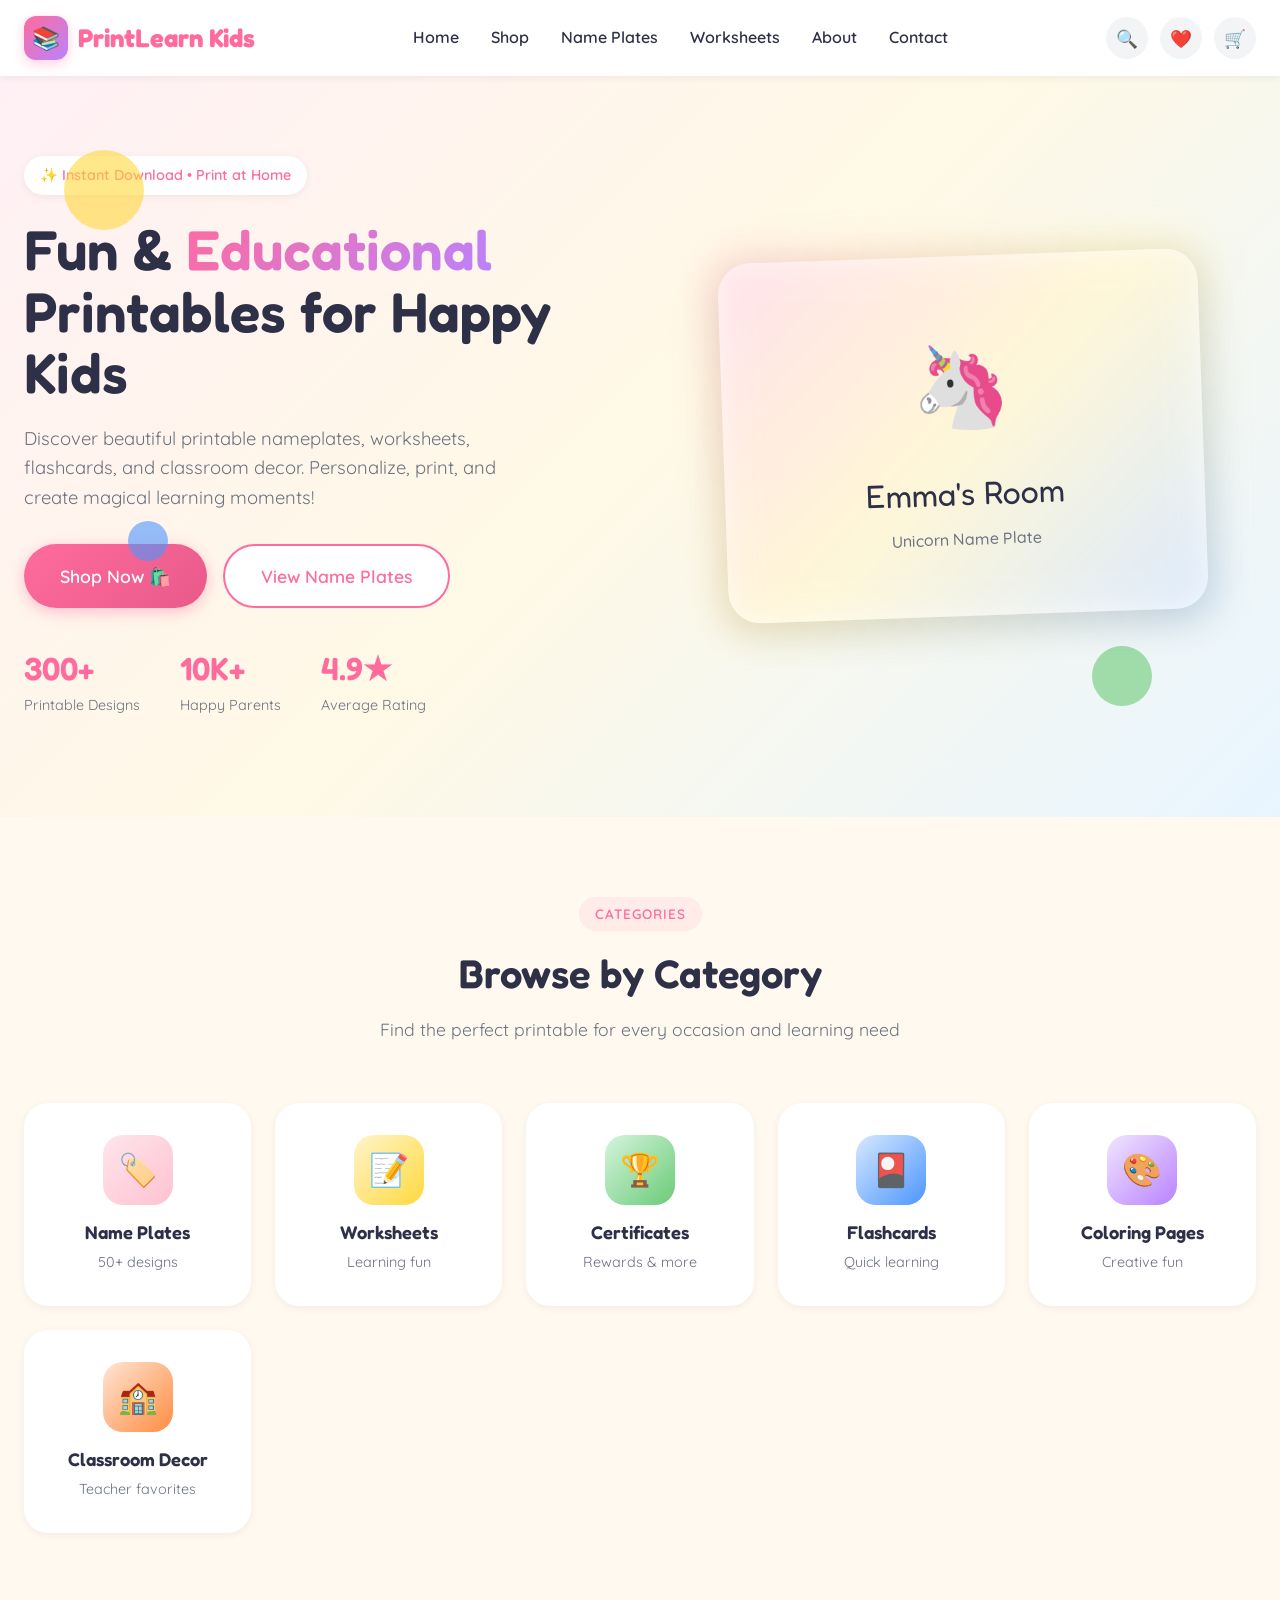
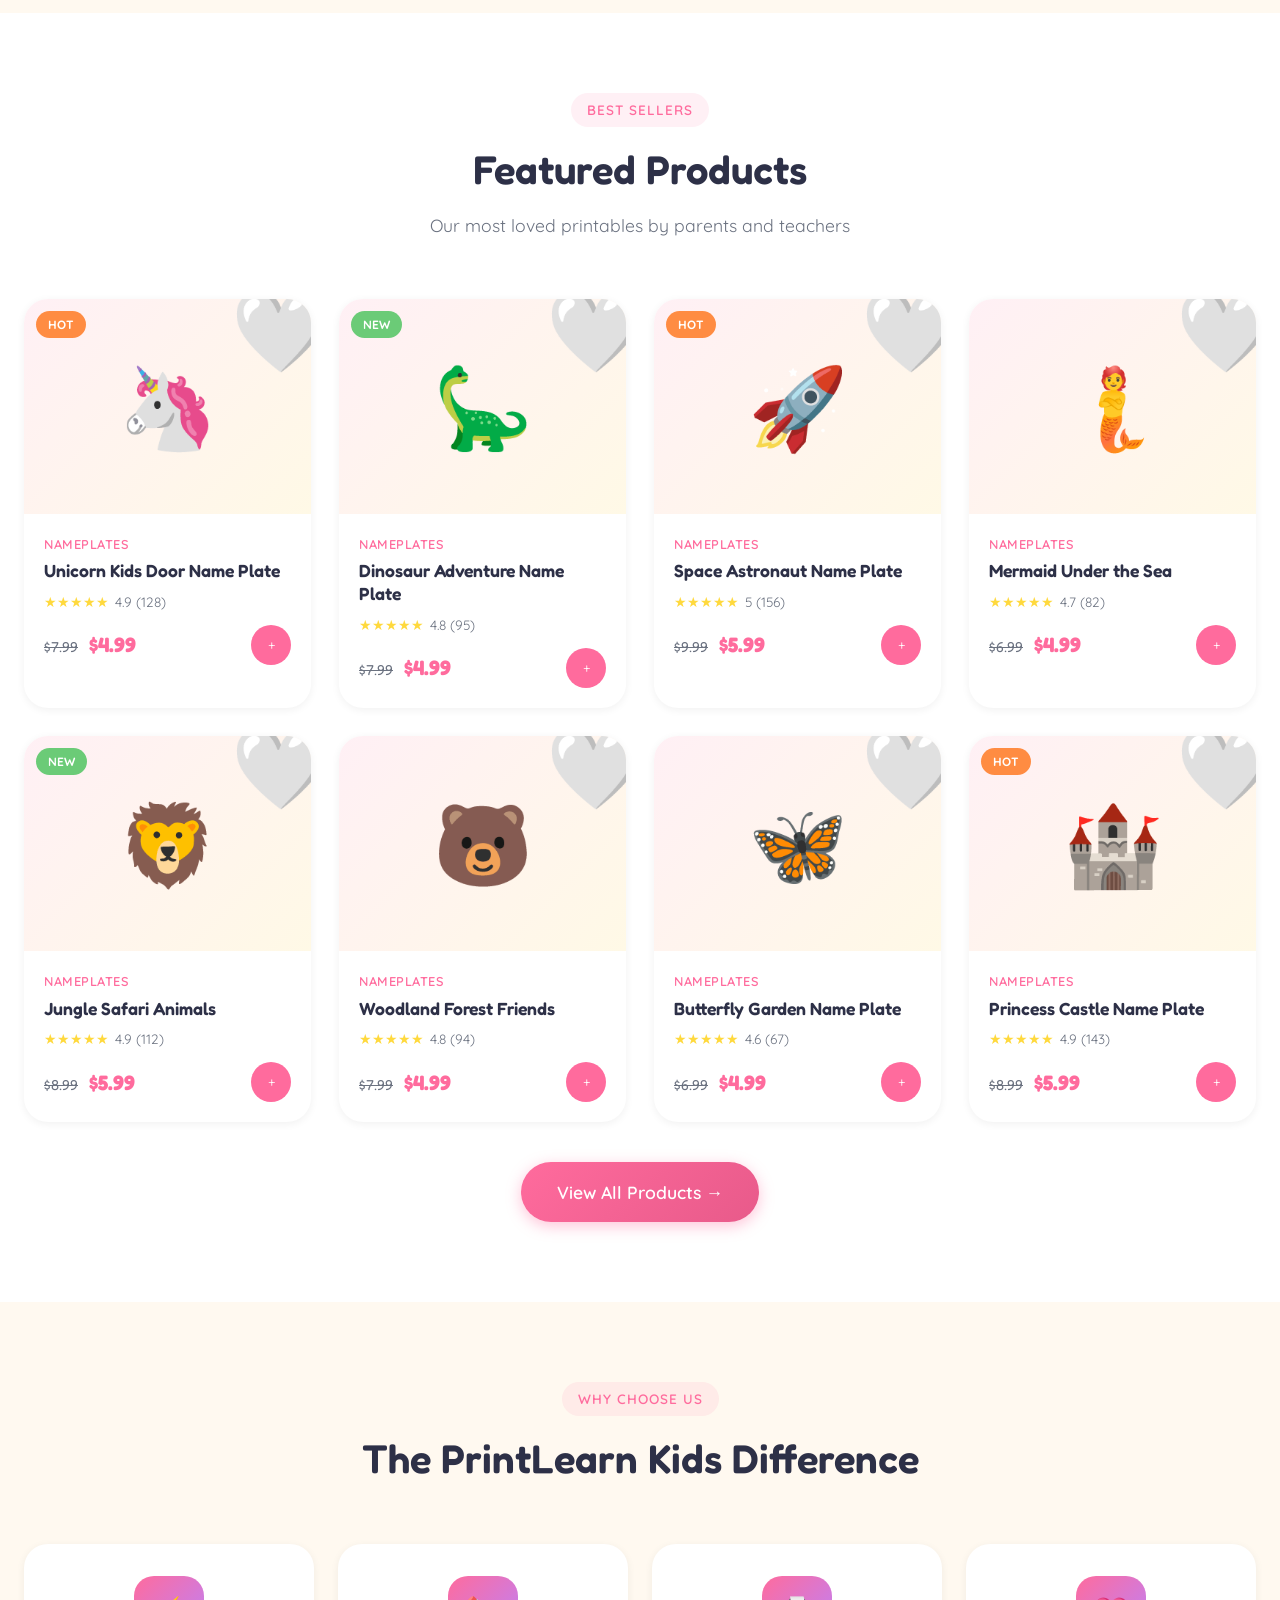
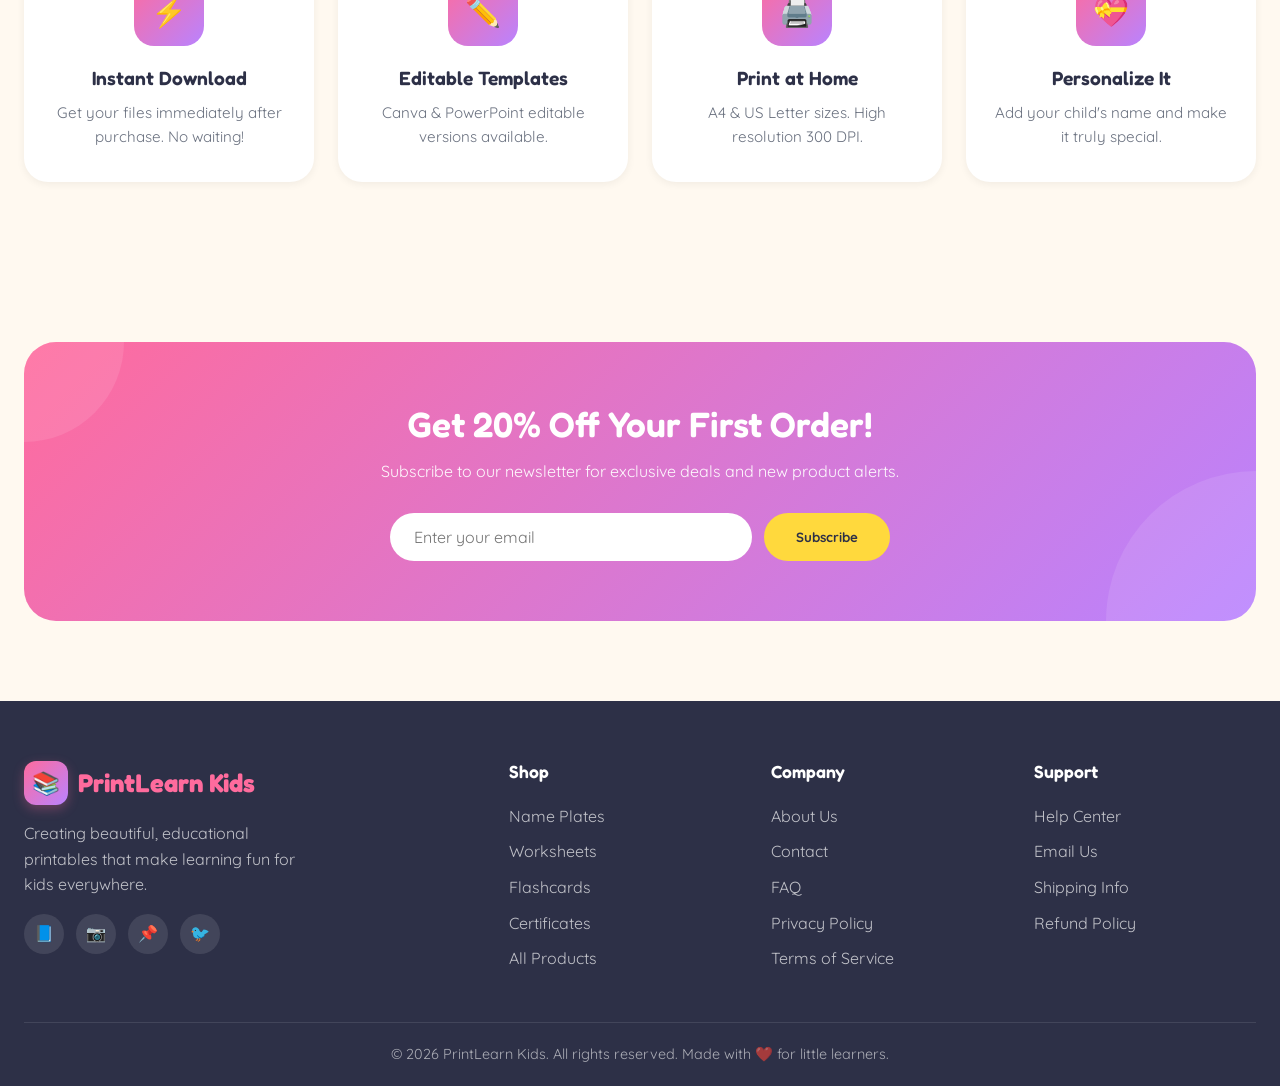
<file: index.html>
<!DOCTYPE html>
<html lang="en">
<head>
  <meta charset="UTF-8">
  <meta name="viewport" content="width=device-width, initial-scale=1.0">
  <title>PrintLearn Kids - Fun & Educational Printables for Children</title>
  <meta name="description" content="Download printable nameplates, worksheets, flashcards, and classroom decor. Instant download, print at home, personalize with ease.">
  <link rel="stylesheet" href="assets/css/style.css">
</head>
<body>

  <!-- Navbar -->
  <nav class="navbar">
    <div class="nav-container">
      <a href="index.html" class="logo">
        <div class="logo-icon">📚</div>
        <span>PrintLearn Kids</span>
      </a>
      <ul class="nav-links">
        <li><a href="index.html">Home</a></li>
        <li><a href="shop.html">Shop</a></li>
        <li><a href="category.html?cat=nameplates">Name Plates</a></li>
        <li><a href="category.html?cat=worksheets">Worksheets</a></li>
        <li><a href="about.html">About</a></li>
        <li><a href="contact.html">Contact</a></li>
      </ul>
      <div class="nav-actions">
        <button class="icon-btn" title="Search">🔍</button>
        <button class="icon-btn" title="Wishlist">❤️</button>
        <button class="icon-btn" title="Cart">
          🛒
          <span class="cart-badge">0</span>
        </button>
        <button class="mobile-toggle">☰</button>
      </div>
    </div>
  </nav>

  <!-- Hero Section -->
  <section class="hero">
    <div class="floating-shape shape-1"></div>
    <div class="floating-shape shape-2"></div>
    <div class="floating-shape shape-3"></div>
    
    <div class="hero-container">
      <div class="hero-content">
        <div class="hero-badge">✨ Instant Download • Print at Home</div>
        <h1>Fun & <span>Educational</span> Printables for Happy Kids</h1>
        <p>Discover beautiful printable nameplates, worksheets, flashcards, and classroom decor. Personalize, print, and create magical learning moments!</p>
        <div class="hero-buttons">
          <a href="shop.html" class="btn btn-primary btn-lg">Shop Now 🛍️</a>
          <a href="category.html?cat=nameplates" class="btn btn-secondary btn-lg">View Name Plates</a>
        </div>
        <div class="hero-stats">
          <div class="stat-item">
            <h3>300+</h3>
            <p>Printable Designs</p>
          </div>
          <div class="stat-item">
            <h3>10K+</h3>
            <p>Happy Parents</p>
          </div>
          <div class="stat-item">
            <h3>4.9★</h3>
            <p>Average Rating</p>
          </div>
        </div>
      </div>
      
      <div class="hero-visual">
        <div class="hero-card">
          <div class="hero-card-emoji">🦄</div>
          <div class="hero-card-title">Emma's Room</div>
          <div class="hero-card-subtitle">Unicorn Name Plate</div>
        </div>
      </div>
    </div>
  </section>

  <!-- Categories Section -->
  <section class="section">
    <div class="container">
      <div class="section-header">
        <span class="section-label">Categories</span>
        <h2 class="section-title">Browse by Category</h2>
        <p class="section-subtitle">Find the perfect printable for every occasion and learning need</p>
      </div>
      
      <div class="categories-grid">
        <a href="category.html?cat=nameplates" class="category-card">
          <div class="category-icon cat-1">🏷️</div>
          <h3>Name Plates</h3>
          <p>50+ designs</p>
        </a>
        <a href="category.html?cat=worksheets" class="category-card">
          <div class="category-icon cat-2">📝</div>
          <h3>Worksheets</h3>
          <p>Learning fun</p>
        </a>
        <a href="category.html?cat=certificates" class="category-card">
          <div class="category-icon cat-3">🏆</div>
          <h3>Certificates</h3>
          <p>Rewards & more</p>
        </a>
        <a href="category.html?cat=flashcards" class="category-card">
          <div class="category-icon cat-4">🎴</div>
          <h3>Flashcards</h3>
          <p>Quick learning</p>
        </a>
        <a href="category.html?cat=coloring" class="category-card">
          <div class="category-icon cat-5">🎨</div>
          <h3>Coloring Pages</h3>
          <p>Creative fun</p>
        </a>
        <a href="category.html?cat=classroom" class="category-card">
          <div class="category-icon cat-6">🏫</div>
          <h3>Classroom Decor</h3>
          <p>Teacher favorites</p>
        </a>
      </div>
    </div>
  </section>

  <!-- Featured Products -->
  <section class="section" style="background: white;">
    <div class="container">
      <div class="section-header">
        <span class="section-label">Best Sellers</span>
        <h2 class="section-title">Featured Products</h2>
        <p class="section-subtitle">Our most loved printables by parents and teachers</p>
      </div>
      
      <div class="products-grid" id="featuredProducts"></div>
      
      <div style="text-align: center; margin-top: 40px;">
        <a href="shop.html" class="btn btn-primary btn-lg">View All Products →</a>
      </div>
    </div>
  </section>

  <!-- Features -->
  <section class="section">
    <div class="container">
      <div class="section-header">
        <span class="section-label">Why Choose Us</span>
        <h2 class="section-title">The PrintLearn Kids Difference</h2>
      </div>
      
      <div class="features-grid">
        <div class="feature-card">
          <div class="feature-icon">⚡</div>
          <h3>Instant Download</h3>
          <p>Get your files immediately after purchase. No waiting!</p>
        </div>
        <div class="feature-card">
          <div class="feature-icon">✏️</div>
          <h3>Editable Templates</h3>
          <p>Canva & PowerPoint editable versions available.</p>
        </div>
        <div class="feature-card">
          <div class="feature-icon">🖨️</div>
          <h3>Print at Home</h3>
          <p>A4 & US Letter sizes. High resolution 300 DPI.</p>
        </div>
        <div class="feature-card">
          <div class="feature-icon">💝</div>
          <h3>Personalize It</h3>
          <p>Add your child's name and make it truly special.</p>
        </div>
      </div>
    </div>
  </section>

  <!-- Newsletter -->
  <section class="section">
    <div class="container">
      <div class="newsletter">
        <h2>Get 20% Off Your First Order!</h2>
        <p>Subscribe to our newsletter for exclusive deals and new product alerts.</p>
        <form class="newsletter-form">
          <input type="email" placeholder="Enter your email" required>
          <button type="submit">Subscribe</button>
        </form>
      </div>
    </div>
  </section>

  <!-- Footer -->
  <footer class="footer">
    <div class="container">
      <div class="footer-grid">
        <div class="footer-brand">
          <a href="index.html" class="logo">
            <div class="logo-icon">📚</div>
            <span>PrintLearn Kids</span>
          </a>
          <p>Creating beautiful, educational printables that make learning fun for kids everywhere.</p>
          <div class="social-links">
            <a href="#" title="Facebook">📘</a>
            <a href="#" title="Instagram">📷</a>
            <a href="#" title="Pinterest">📌</a>
            <a href="#" title="Twitter">🐦</a>
          </div>
        </div>
        
        <div class="footer-col">
          <h4>Shop</h4>
          <ul>
            <li><a href="category.html?cat=nameplates">Name Plates</a></li>
            <li><a href="category.html?cat=worksheets">Worksheets</a></li>
            <li><a href="category.html?cat=flashcards">Flashcards</a></li>
            <li><a href="category.html?cat=certificates">Certificates</a></li>
            <li><a href="shop.html">All Products</a></li>
          </ul>
        </div>
        
        <div class="footer-col">
          <h4>Company</h4>
          <ul>
            <li><a href="about.html">About Us</a></li>
            <li><a href="contact.html">Contact</a></li>
            <li><a href="faq.html">FAQ</a></li>
            <li><a href="privacy-policy.html">Privacy Policy</a></li>
            <li><a href="terms.html">Terms of Service</a></li>
          </ul>
        </div>
        
        <div class="footer-col">
          <h4>Support</h4>
          <ul>
            <li><a href="faq.html">Help Center</a></li>
            <li><a href="contact.html">Email Us</a></li>
            <li><a href="#">Shipping Info</a></li>
            <li><a href="#">Refund Policy</a></li>
          </ul>
        </div>
      </div>
      
      <div class="footer-bottom">
        <p>© 2026 PrintLearn Kids. All rights reserved. Made with ❤️ for little learners.</p>
      </div>
    </div>
  </footer>

  <script src="assets/js/main.js"></script>
</body>
</html>
</file>
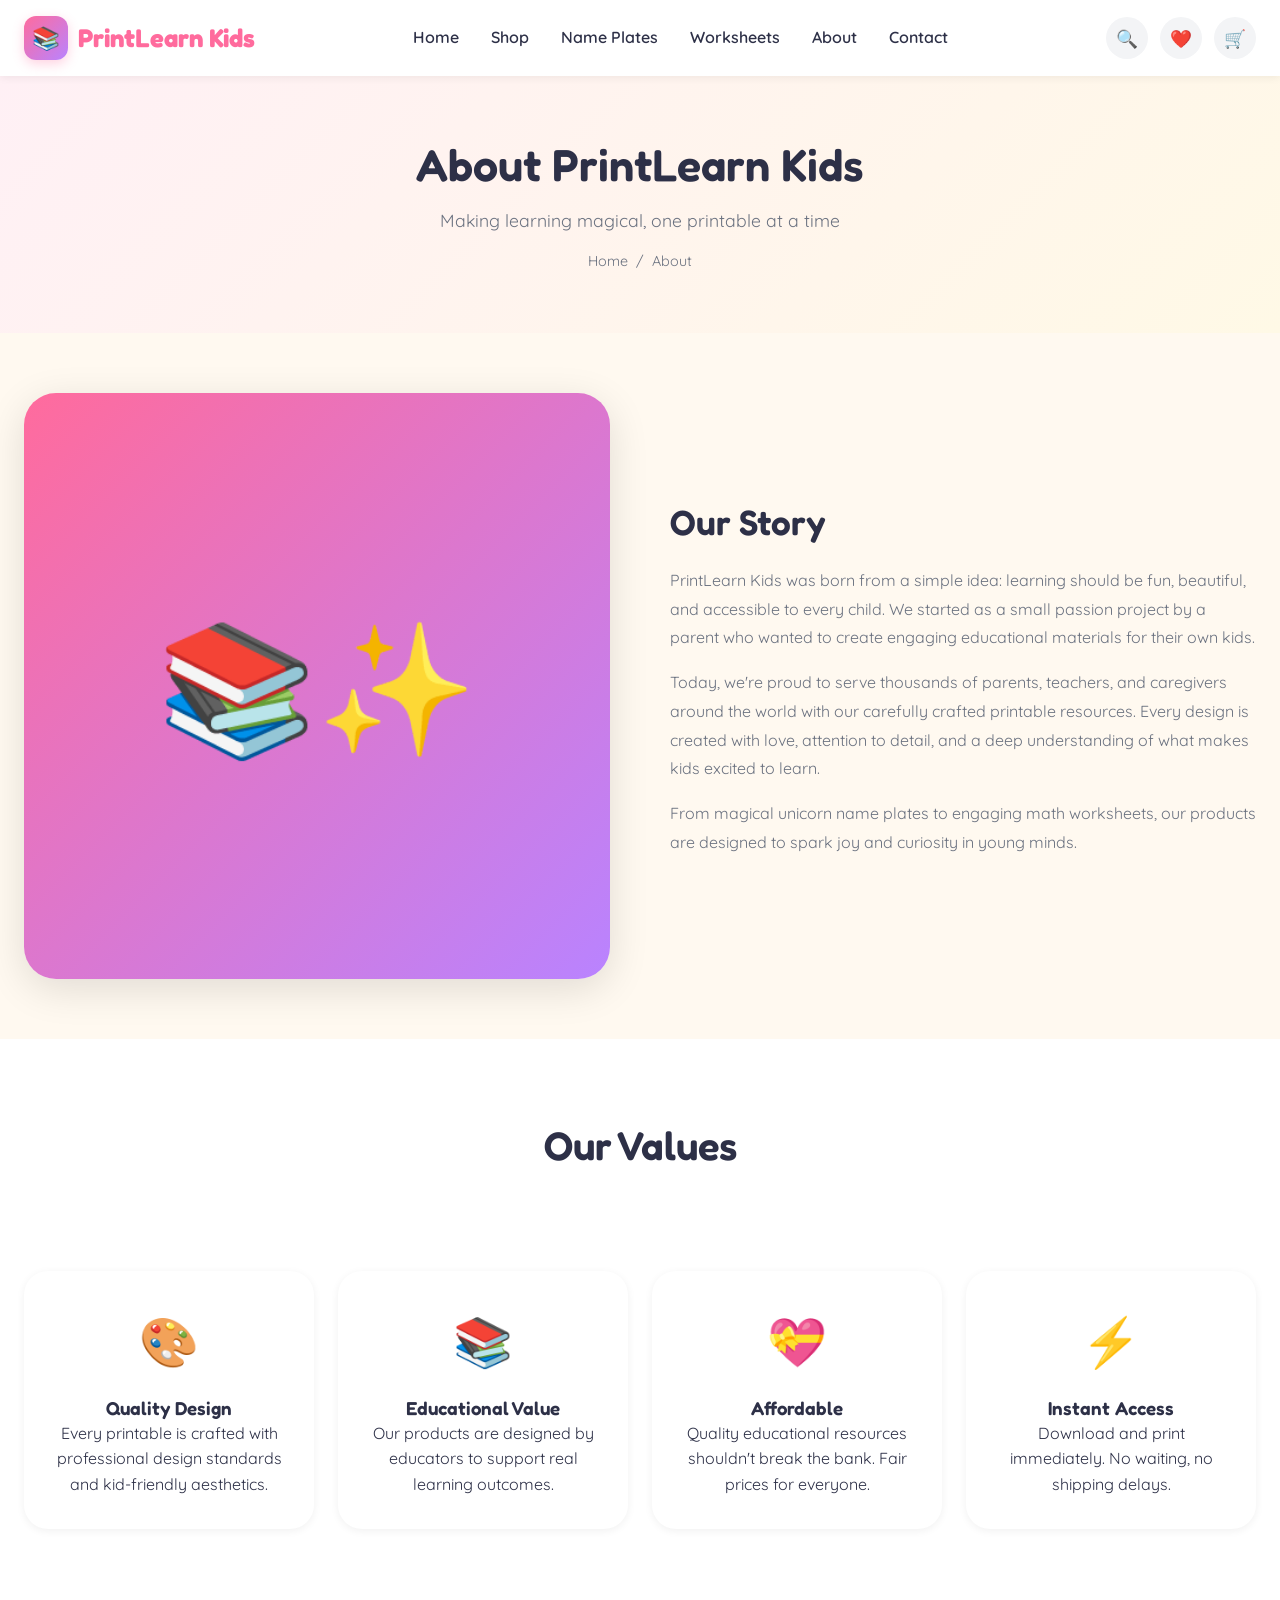
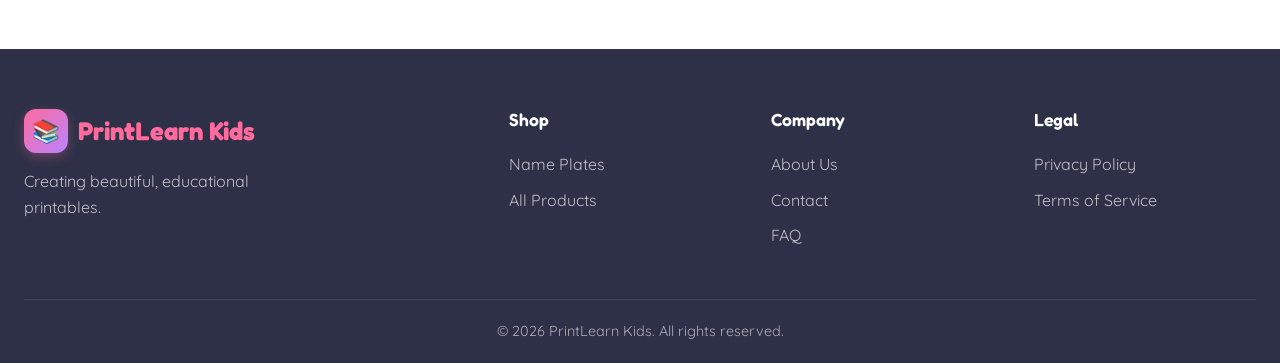
<file: about.html>
<!DOCTYPE html>
<html lang="en">
<head>
  <meta charset="UTF-8">
  <meta name="viewport" content="width=device-width, initial-scale=1.0">
  <title>About Us - PrintLearn Kids</title>
  <link rel="stylesheet" href="assets/css/style.css">
</head>
<body>

  <nav class="navbar">
    <div class="nav-container">
      <a href="index.html" class="logo">
        <div class="logo-icon">📚</div>
        <span>PrintLearn Kids</span>
      </a>
      <ul class="nav-links">
        <li><a href="index.html">Home</a></li>
        <li><a href="shop.html">Shop</a></li>
        <li><a href="category.html?cat=nameplates">Name Plates</a></li>
        <li><a href="category.html?cat=worksheets">Worksheets</a></li>
        <li><a href="about.html">About</a></li>
        <li><a href="contact.html">Contact</a></li>
      </ul>
      <div class="nav-actions">
        <button class="icon-btn">🔍</button>
        <button class="icon-btn">❤️</button>
        <button class="icon-btn">🛒<span class="cart-badge">0</span></button>
        <button class="mobile-toggle">☰</button>
      </div>
    </div>
  </nav>

  <section class="page-header">
    <div class="container">
      <h1>About PrintLearn Kids</h1>
      <p>Making learning magical, one printable at a time</p>
      <div class="breadcrumb">
        <a href="index.html">Home</a> / <span>About</span>
      </div>
    </div>
  </section>

  <div class="container">
    <div class="about-content">
      <div class="about-image">📚✨</div>
      <div class="about-text">
        <h2>Our Story</h2>
        <p>PrintLearn Kids was born from a simple idea: learning should be fun, beautiful, and accessible to every child. We started as a small passion project by a parent who wanted to create engaging educational materials for their own kids.</p>
        <p>Today, we're proud to serve thousands of parents, teachers, and caregivers around the world with our carefully crafted printable resources. Every design is created with love, attention to detail, and a deep understanding of what makes kids excited to learn.</p>
        <p>From magical unicorn name plates to engaging math worksheets, our products are designed to spark joy and curiosity in young minds.</p>
      </div>
    </div>
  </div>

  <section class="section" style="background: white;">
    <div class="container">
      <div class="section-header">
        <h2 class="section-title">Our Values</h2>
      </div>
      <div class="values-grid">
        <div class="value-card">
          <div class="icon">🎨</div>
          <h3>Quality Design</h3>
          <p>Every printable is crafted with professional design standards and kid-friendly aesthetics.</p>
        </div>
        <div class="value-card">
          <div class="icon">📚</div>
          <h3>Educational Value</h3>
          <p>Our products are designed by educators to support real learning outcomes.</p>
        </div>
        <div class="value-card">
          <div class="icon">💝</div>
          <h3>Affordable</h3>
          <p>Quality educational resources shouldn't break the bank. Fair prices for everyone.</p>
        </div>
        <div class="value-card">
          <div class="icon">⚡</div>
          <h3>Instant Access</h3>
          <p>Download and print immediately. No waiting, no shipping delays.</p>
        </div>
      </div>
    </div>
  </section>

  <footer class="footer">
    <div class="container">
      <div class="footer-grid">
        <div class="footer-brand">
          <a href="index.html" class="logo">
            <div class="logo-icon">📚</div>
            <span>PrintLearn Kids</span>
          </a>
          <p>Creating beautiful, educational printables.</p>
        </div>
        <div class="footer-col">
          <h4>Shop</h4>
          <ul>
            <li><a href="category.html?cat=nameplates">Name Plates</a></li>
            <li><a href="shop.html">All Products</a></li>
          </ul>
        </div>
        <div class="footer-col">
          <h4>Company</h4>
          <ul>
            <li><a href="about.html">About Us</a></li>
            <li><a href="contact.html">Contact</a></li>
            <li><a href="faq.html">FAQ</a></li>
          </ul>
        </div>
        <div class="footer-col">
          <h4>Legal</h4>
          <ul>
            <li><a href="privacy-policy.html">Privacy Policy</a></li>
            <li><a href="terms.html">Terms of Service</a></li>
          </ul>
        </div>
      </div>
      <div class="footer-bottom">
        <p>© 2026 PrintLearn Kids. All rights reserved.</p>
      </div>
    </div>
  </footer>

  <script src="assets/js/main.js"></script>
</body>
</html>
</file>
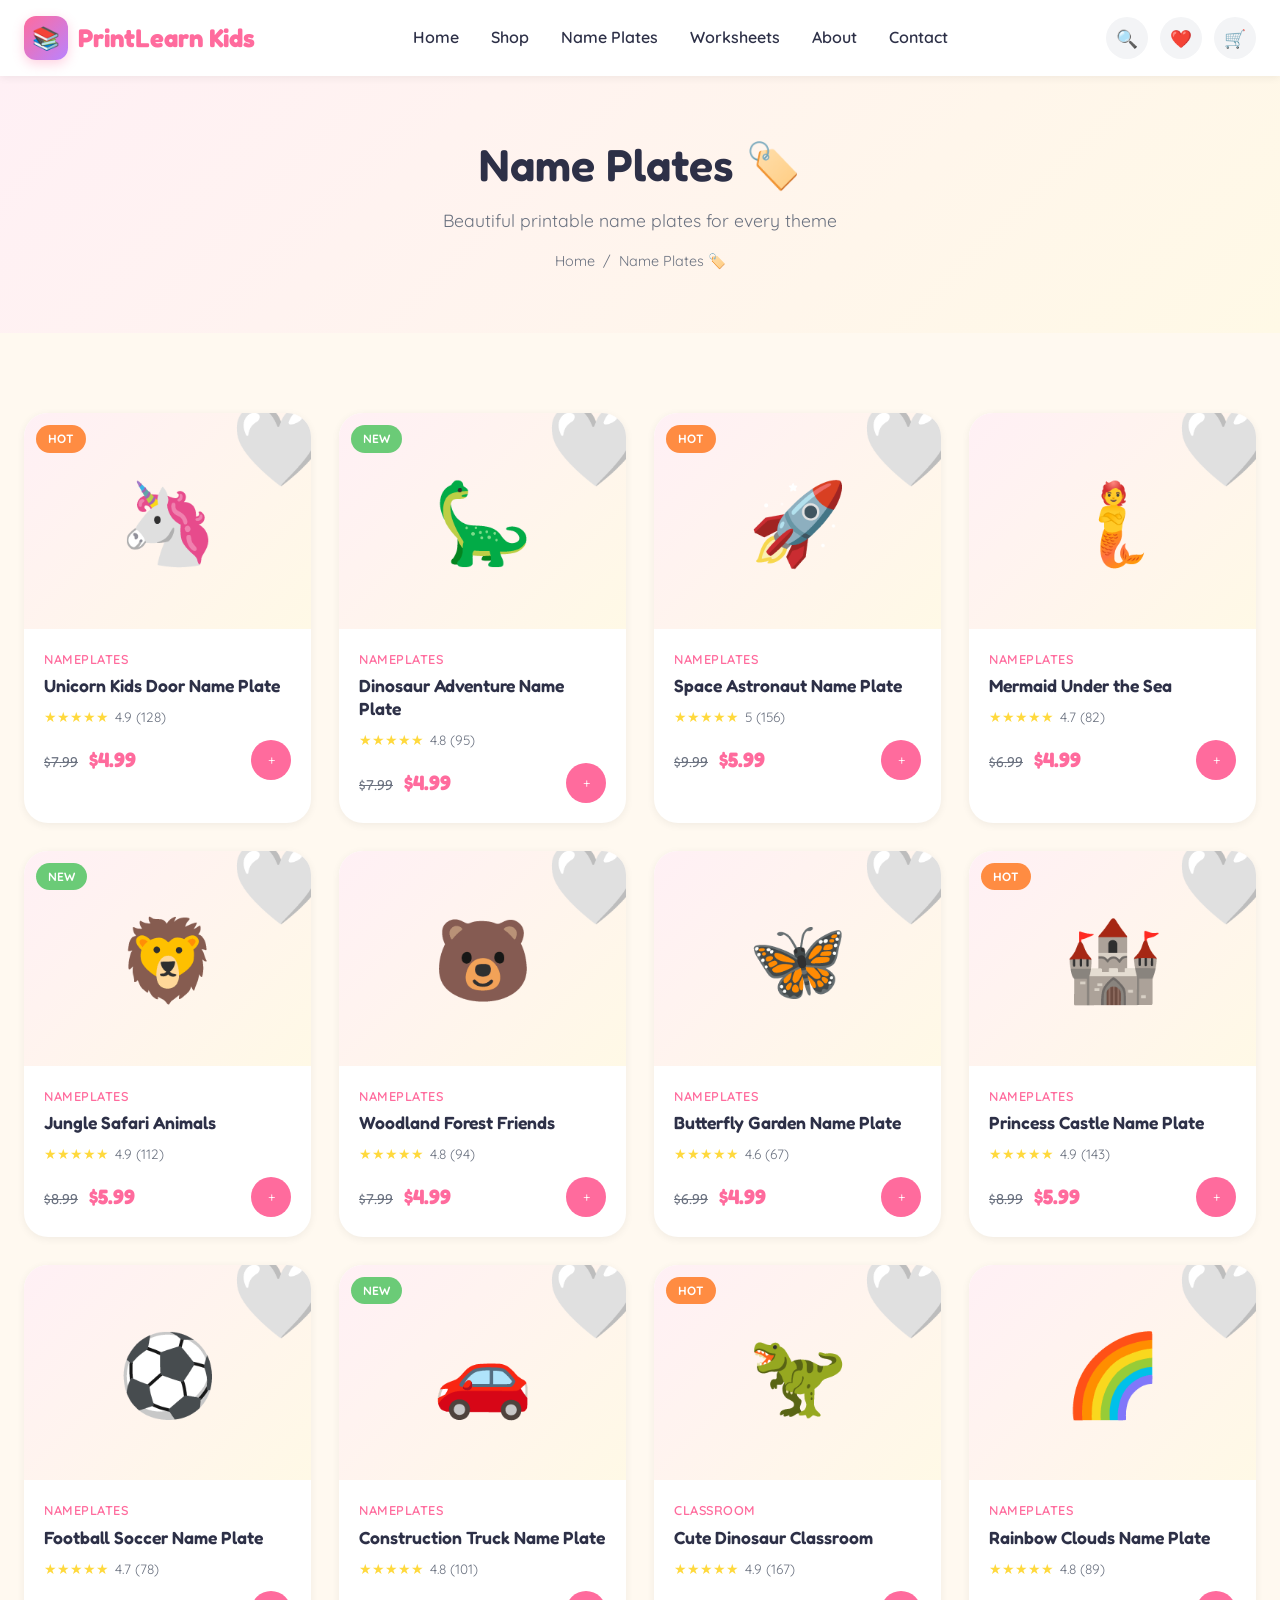
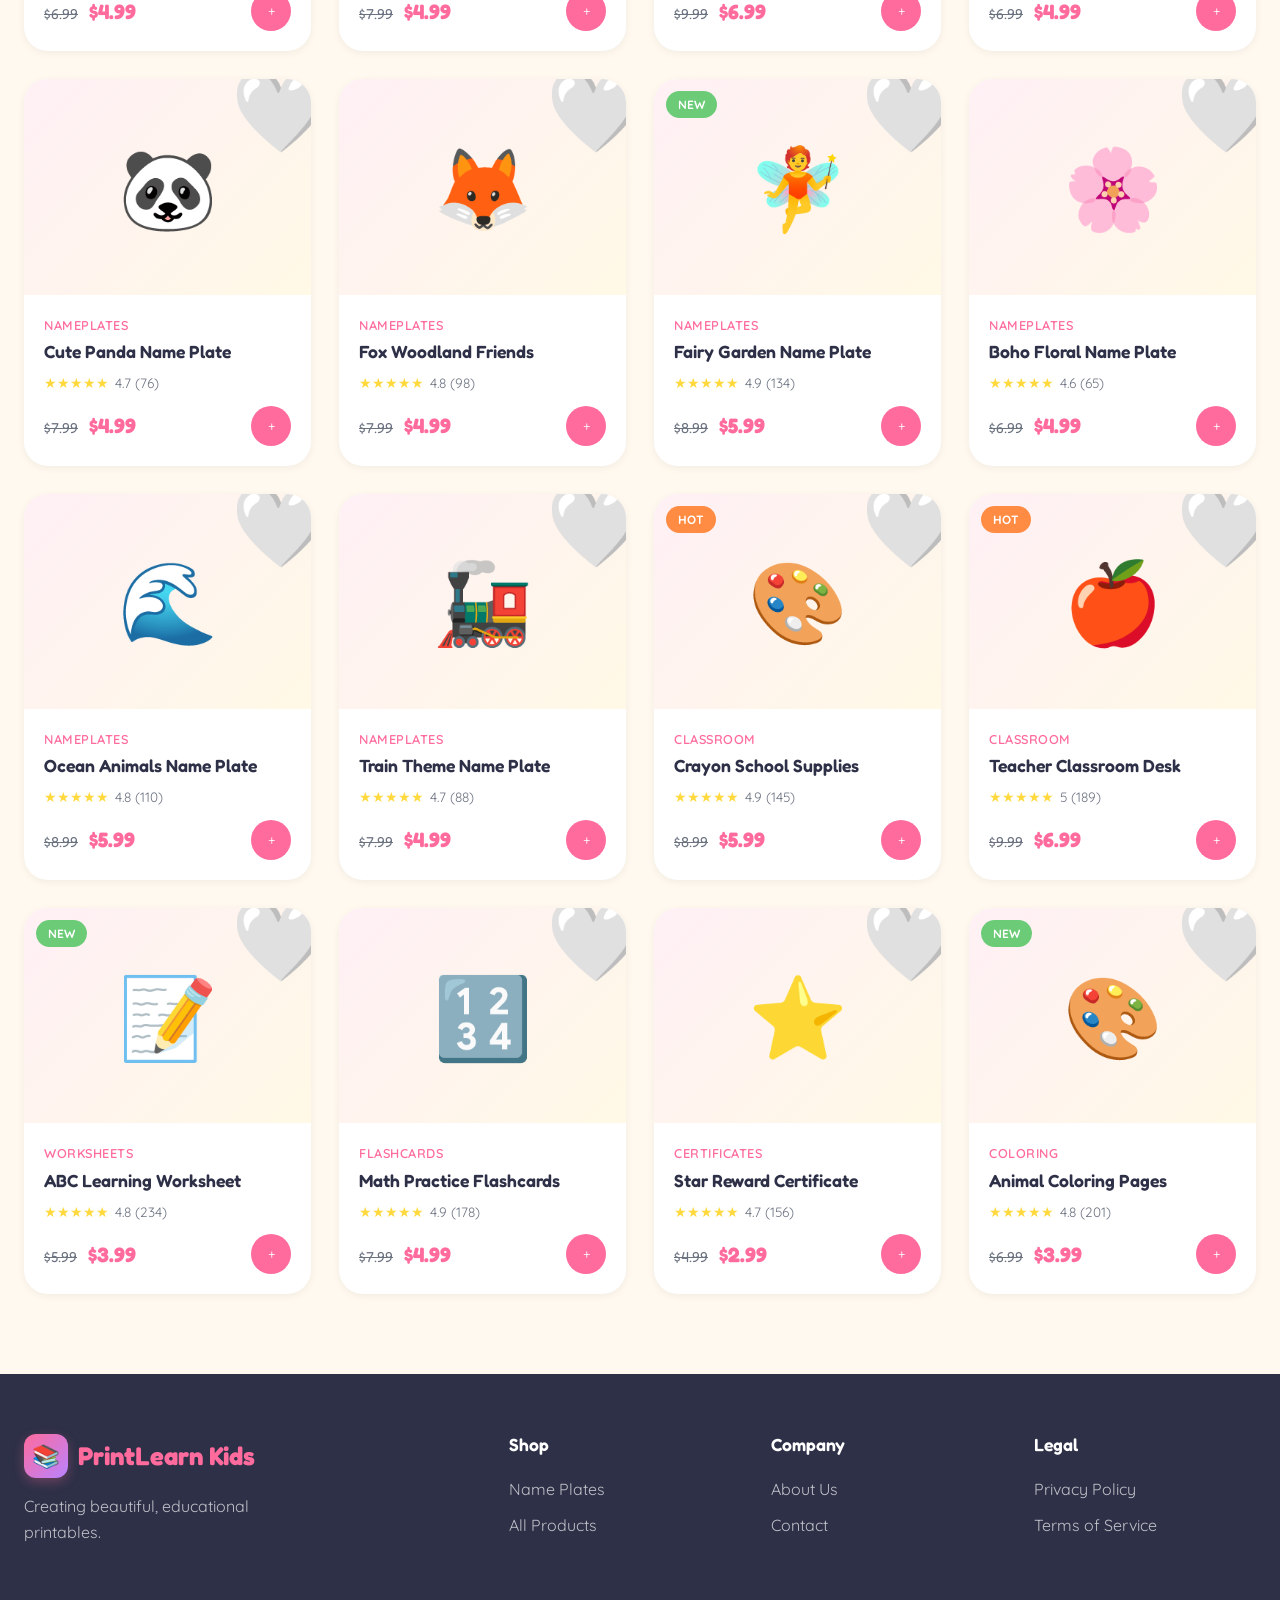
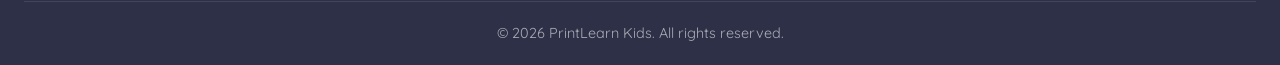
<file: category.html>
<!DOCTYPE html>
<html lang="en">
<head>
  <meta charset="UTF-8">
  <meta name="viewport" content="width=device-width, initial-scale=1.0">
  <title>Category - PrintLearn Kids</title>
  <link rel="stylesheet" href="assets/css/style.css">
</head>
<body>

  <nav class="navbar">
    <div class="nav-container">
      <a href="index.html" class="logo">
        <div class="logo-icon">📚</div>
        <span>PrintLearn Kids</span>
      </a>
      <ul class="nav-links">
        <li><a href="index.html">Home</a></li>
        <li><a href="shop.html">Shop</a></li>
        <li><a href="category.html?cat=nameplates">Name Plates</a></li>
        <li><a href="category.html?cat=worksheets">Worksheets</a></li>
        <li><a href="about.html">About</a></li>
        <li><a href="contact.html">Contact</a></li>
      </ul>
      <div class="nav-actions">
        <button class="icon-btn">🔍</button>
        <button class="icon-btn">❤️</button>
        <button class="icon-btn">🛒<span class="cart-badge">0</span></button>
        <button class="mobile-toggle">☰</button>
      </div>
    </div>
  </nav>

  <section class="page-header">
    <div class="container">
      <h1 id="categoryTitle">Category</h1>
      <p id="categorySubtitle">Browse our collection</p>
      <div class="breadcrumb">
        <a href="index.html">Home</a> / <span id="breadcrumbCat">Category</span>
      </div>
    </div>
  </section>

  <div class="container">
    <div class="section">
      <div class="products-grid" id="productsContainer"></div>
    </div>
  </div>

  <footer class="footer">
    <div class="container">
      <div class="footer-grid">
        <div class="footer-brand">
          <a href="index.html" class="logo">
            <div class="logo-icon">📚</div>
            <span>PrintLearn Kids</span>
          </a>
          <p>Creating beautiful, educational printables.</p>
        </div>
        <div class="footer-col">
          <h4>Shop</h4>
          <ul>
            <li><a href="category.html?cat=nameplates">Name Plates</a></li>
            <li><a href="shop.html">All Products</a></li>
          </ul>
        </div>
        <div class="footer-col">
          <h4>Company</h4>
          <ul>
            <li><a href="about.html">About Us</a></li>
            <li><a href="contact.html">Contact</a></li>
          </ul>
        </div>
        <div class="footer-col">
          <h4>Legal</h4>
          <ul>
            <li><a href="privacy-policy.html">Privacy Policy</a></li>
            <li><a href="terms.html">Terms of Service</a></li>
          </ul>
        </div>
      </div>
      <div class="footer-bottom">
        <p>© 2026 PrintLearn Kids. All rights reserved.</p>
      </div>
    </div>
  </footer>

  <script src="assets/js/main.js"></script>
  <script>
    // Dynamic category titles
    const categoryData = {
      nameplates: { title: "Name Plates 🏷️", subtitle: "Beautiful printable name plates for every theme" },
      worksheets: { title: "Worksheets 📝", subtitle: "Fun learning worksheets for kids" },
      certificates: { title: "Certificates 🏆", subtitle: "Reward certificates and achievement awards" },
      flashcards: { title: "Flashcards 🎴", subtitle: "Quick learning flashcards" },
      coloring: { title: "Coloring Pages 🎨", subtitle: "Creative coloring fun for kids" },
      classroom: { title: "Classroom Decor 🏫", subtitle: "Teacher-favorite classroom decorations" }
    };
    
    const params = new URLSearchParams(window.location.search);
    const cat = params.get('cat') || 'nameplates';
    const data = categoryData[cat] || categoryData.nameplates;
    
    document.getElementById('categoryTitle').textContent = data.title;
    document.getElementById('categorySubtitle').textContent = data.subtitle;
    document.getElementById('breadcrumbCat').textContent = data.title;
    document.title = `${data.title} - PrintLearn Kids`;
  </script>
</body>
</html>
</file>
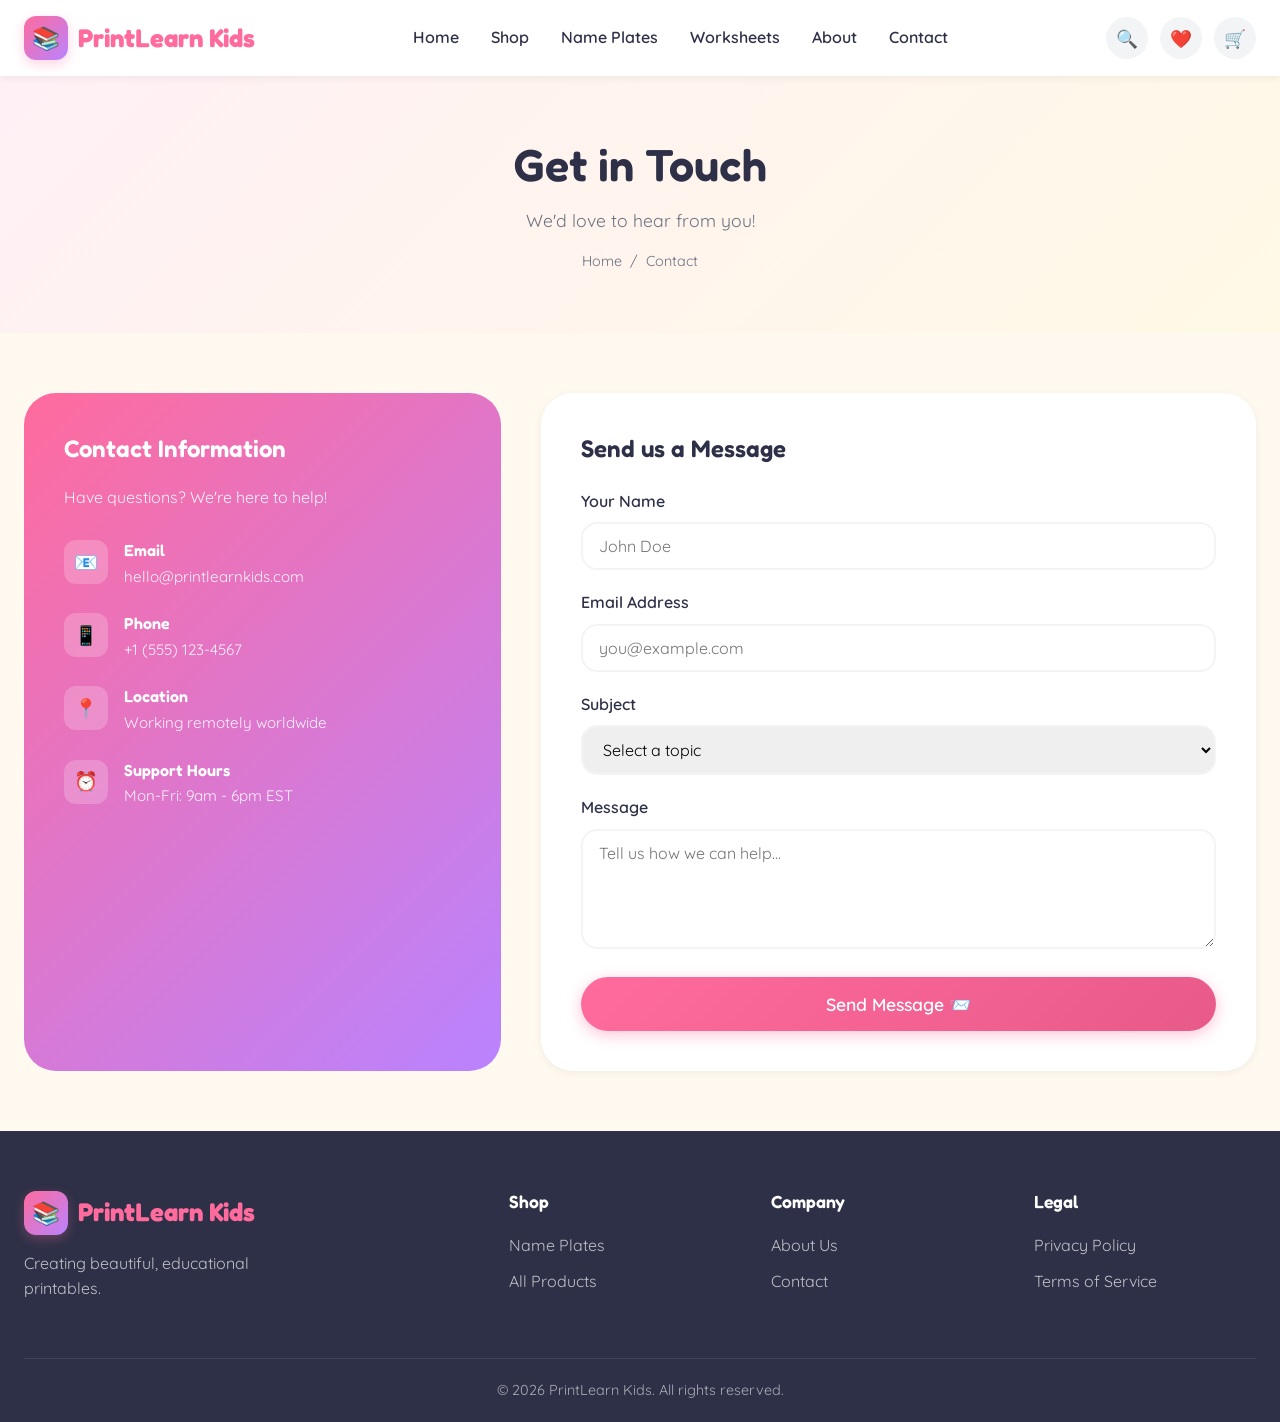
<file: contact.html>
<!DOCTYPE html>
<html lang="en">
<head>
  <meta charset="UTF-8">
  <meta name="viewport" content="width=device-width, initial-scale=1.0">
  <title>Contact Us - PrintLearn Kids</title>
  <link rel="stylesheet" href="assets/css/style.css">
</head>
<body>

  <nav class="navbar">
    <div class="nav-container">
      <a href="index.html" class="logo">
        <div class="logo-icon">📚</div>
        <span>PrintLearn Kids</span>
      </a>
      <ul class="nav-links">
        <li><a href="index.html">Home</a></li>
        <li><a href="shop.html">Shop</a></li>
        <li><a href="category.html?cat=nameplates">Name Plates</a></li>
        <li><a href="category.html?cat=worksheets">Worksheets</a></li>
        <li><a href="about.html">About</a></li>
        <li><a href="contact.html">Contact</a></li>
      </ul>
      <div class="nav-actions">
        <button class="icon-btn">🔍</button>
        <button class="icon-btn">❤️</button>
        <button class="icon-btn">🛒<span class="cart-badge">0</span></button>
        <button class="mobile-toggle">☰</button>
      </div>
    </div>
  </nav>

  <section class="page-header">
    <div class="container">
      <h1>Get in Touch</h1>
      <p>We'd love to hear from you!</p>
      <div class="breadcrumb">
        <a href="index.html">Home</a> / <span>Contact</span>
      </div>
    </div>
  </section>

  <div class="container">
    <div class="contact-grid">
      
      <div class="contact-info-card">
        <h3>Contact Information</h3>
        <p style="opacity: 0.9; margin-bottom: 30px;">Have questions? We're here to help!</p>
        
        <div class="contact-item">
          <div class="icon">📧</div>
          <div>
            <h4>Email</h4>
            <p>hello@printlearnkids.com</p>
          </div>
        </div>
        
        <div class="contact-item">
          <div class="icon">📱</div>
          <div>
            <h4>Phone</h4>
            <p>+1 (555) 123-4567</p>
          </div>
        </div>
        
        <div class="contact-item">
          <div class="icon">📍</div>
          <div>
            <h4>Location</h4>
            <p>Working remotely worldwide</p>
          </div>
        </div>
        
        <div class="contact-item">
          <div class="icon">⏰</div>
          <div>
            <h4>Support Hours</h4>
            <p>Mon-Fri: 9am - 6pm EST</p>
          </div>
        </div>
      </div>
      
      <div class="contact-form">
        <h2 style="margin-bottom: 24px;">Send us a Message</h2>
        <form>
          <div class="form-group">
            <label>Your Name</label>
            <input type="text" placeholder="John Doe" required>
          </div>
          <div class="form-group">
            <label>Email Address</label>
            <input type="email" placeholder="you@example.com" required>
          </div>
          <div class="form-group">
            <label>Subject</label>
            <select required>
              <option value="">Select a topic</option>
              <option>Product Question</option>
              <option>Order Support</option>
              <option>Custom Request</option>
              <option>Partnership</option>
              <option>Other</option>
            </select>
          </div>
          <div class="form-group">
            <label>Message</label>
            <textarea placeholder="Tell us how we can help..." required></textarea>
          </div>
          <button type="submit" class="btn btn-primary btn-lg" style="width: 100%;">Send Message 📨</button>
        </form>
      </div>
    </div>
  </div>

  <footer class="footer">
    <div class="container">
      <div class="footer-grid">
        <div class="footer-brand">
          <a href="index.html" class="logo">
            <div class="logo-icon">📚</div>
            <span>PrintLearn Kids</span>
          </a>
          <p>Creating beautiful, educational printables.</p>
        </div>
        <div class="footer-col">
          <h4>Shop</h4>
          <ul>
            <li><a href="category.html?cat=nameplates">Name Plates</a></li>
            <li><a href="shop.html">All Products</a></li>
          </ul>
        </div>
        <div class="footer-col">
          <h4>Company</h4>
          <ul>
            <li><a href="about.html">About Us</a></li>
            <li><a href="contact.html">Contact</a></li>
          </ul>
        </div>
        <div class="footer-col">
          <h4>Legal</h4>
          <ul>
            <li><a href="privacy-policy.html">Privacy Policy</a></li>
            <li><a href="terms.html">Terms of Service</a></li>
          </ul>
        </div>
      </div>
      <div class="footer-bottom">
        <p>© 2026 PrintLearn Kids. All rights reserved.</p>
      </div>
    </div>
  </footer>

  <script src="assets/js/main.js"></script>
</body>
</html>
</file>
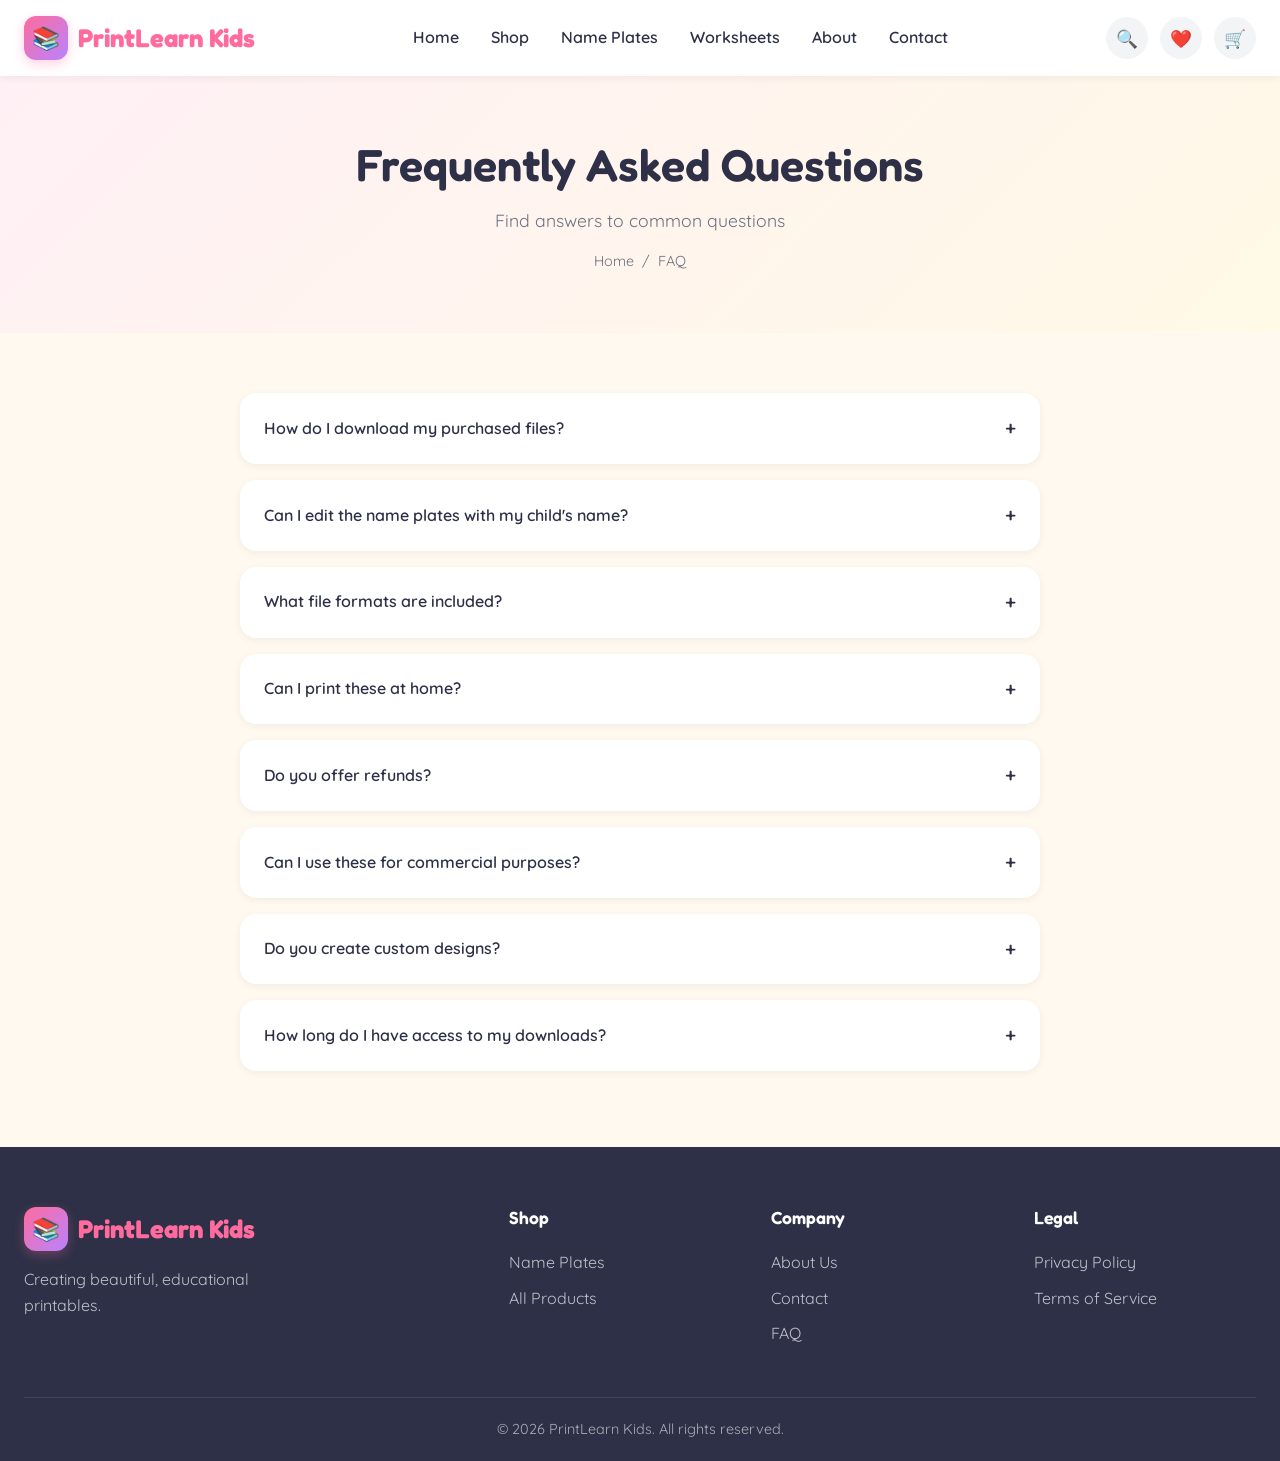
<file: faq.html>
<!DOCTYPE html>
<html lang="en">
<head>
  <meta charset="UTF-8">
  <meta name="viewport" content="width=device-width, initial-scale=1.0">
  <title>FAQ - PrintLearn Kids</title>
  <link rel="stylesheet" href="assets/css/style.css">
</head>
<body>

  <nav class="navbar">
    <div class="nav-container">
      <a href="index.html" class="logo">
        <div class="logo-icon">📚</div>
        <span>PrintLearn Kids</span>
      </a>
      <ul class="nav-links">
        <li><a href="index.html">Home</a></li>
        <li><a href="shop.html">Shop</a></li>
        <li><a href="category.html?cat=nameplates">Name Plates</a></li>
        <li><a href="category.html?cat=worksheets">Worksheets</a></li>
        <li><a href="about.html">About</a></li>
        <li><a href="contact.html">Contact</a></li>
      </ul>
      <div class="nav-actions">
        <button class="icon-btn">🔍</button>
        <button class="icon-btn">❤️</button>
        <button class="icon-btn">🛒<span class="cart-badge">0</span></button>
        <button class="mobile-toggle">☰</button>
      </div>
    </div>
  </nav>

  <section class="page-header">
    <div class="container">
      <h1>Frequently Asked Questions</h1>
      <p>Find answers to common questions</p>
      <div class="breadcrumb">
        <a href="index.html">Home</a> / <span>FAQ</span>
      </div>
    </div>
  </section>

  <div class="container">
    <div class="faq-list">
      
      <div class="faq-item">
        <div class="faq-question">
          <span>How do I download my purchased files?</span>
          <span class="icon">+</span>
        </div>
        <div class="faq-answer">
          <p>After completing your purchase, you'll receive an email with a download link. You can also access your files anytime from your account dashboard. Files are available for instant download 24/7.</p>
        </div>
      </div>
      
      <div class="faq-item">
        <div class="faq-question">
          <span>Can I edit the name plates with my child's name?</span>
          <span class="icon">+</span>
        </div>
        <div class="faq-answer">
          <p>Yes! Most of our name plates come with editable Canva templates or PowerPoint files. You can easily customize the name, colors, and other elements to make it truly personal.</p>
        </div>
      </div>
      
      <div class="faq-item">
        <div class="faq-question">
          <span>What file formats are included?</span>
          <span class="icon">+</span>
        </div>
        <div class="faq-answer">
          <p>Our products typically include: PDF files (A4 and US Letter sizes), editable Canva template links, high-resolution PNG files (300 DPI), and sometimes PowerPoint or Word documents for easy editing.</p>
        </div>
      </div>
      
      <div class="faq-item">
        <div class="faq-question">
          <span>Can I print these at home?</span>
          <span class="icon">+</span>
        </div>
        <div class="faq-answer">
          <p>Absolutely! All our printables are designed for home printing. We recommend using good quality paper (cardstock works great for name plates) and a color printer for best results.</p>
        </div>
      </div>
      
      <div class="faq-item">
        <div class="faq-question">
          <span>Do you offer refunds?</span>
          <span class="icon">+</span>
        </div>
        <div class="faq-answer">
          <p>Due to the digital nature of our products, we generally don't offer refunds once files are downloaded. However, if you experience any issues with your purchase, please contact us and we'll work to resolve it.</p>
        </div>
      </div>
      
      <div class="faq-item">
        <div class="faq-question">
          <span>Can I use these for commercial purposes?</span>
          <span class="icon">+</span>
        </div>
        <div class="faq-answer">
          <p>Our standard license is for personal use only. If you need commercial use (like for a classroom, business, or resale), please contact us about our commercial licensing options.</p>
        </div>
      </div>
      
      <div class="faq-item">
        <div class="faq-question">
          <span>Do you create custom designs?</span>
          <span class="icon">+</span>
        </div>
        <div class="faq-answer">
          <p>Yes! We offer custom design services for special occasions, events, or unique themes. Please contact us through our contact page with your requirements and we'll provide a quote.</p>
        </div>
      </div>
      
      <div class="faq-item">
        <div class="faq-question">
          <span>How long do I have access to my downloads?</span>
          <span class="icon">+</span>
        </div>
        <div class="faq-answer">
          <p>Your downloads are available forever! Once purchased, you can access your files anytime from your account. We recommend saving a copy to your device or cloud storage for safekeeping.</p>
        </div>
      </div>
      
    </div>
  </div>

  <footer class="footer">
    <div class="container">
      <div class="footer-grid">
        <div class="footer-brand">
          <a href="index.html" class="logo">
            <div class="logo-icon">📚</div>
            <span>PrintLearn Kids</span>
          </a>
          <p>Creating beautiful, educational printables.</p>
        </div>
        <div class="footer-col">
          <h4>Shop</h4>
          <ul>
            <li><a href="category.html?cat=nameplates">Name Plates</a></li>
            <li><a href="shop.html">All Products</a></li>
          </ul>
        </div>
        <div class="footer-col">
          <h4>Company</h4>
          <ul>
            <li><a href="about.html">About Us</a></li>
            <li><a href="contact.html">Contact</a></li>
            <li><a href="faq.html">FAQ</a></li>
          </ul>
        </div>
        <div class="footer-col">
          <h4>Legal</h4>
          <ul>
            <li><a href="privacy-policy.html">Privacy Policy</a></li>
            <li><a href="terms.html">Terms of Service</a></li>
          </ul>
        </div>
      </div>
      <div class="footer-bottom">
        <p>© 2026 PrintLearn Kids. All rights reserved.</p>
      </div>
    </div>
  </footer>

  <script src="assets/js/main.js"></script>
</body>
</html>
</file>
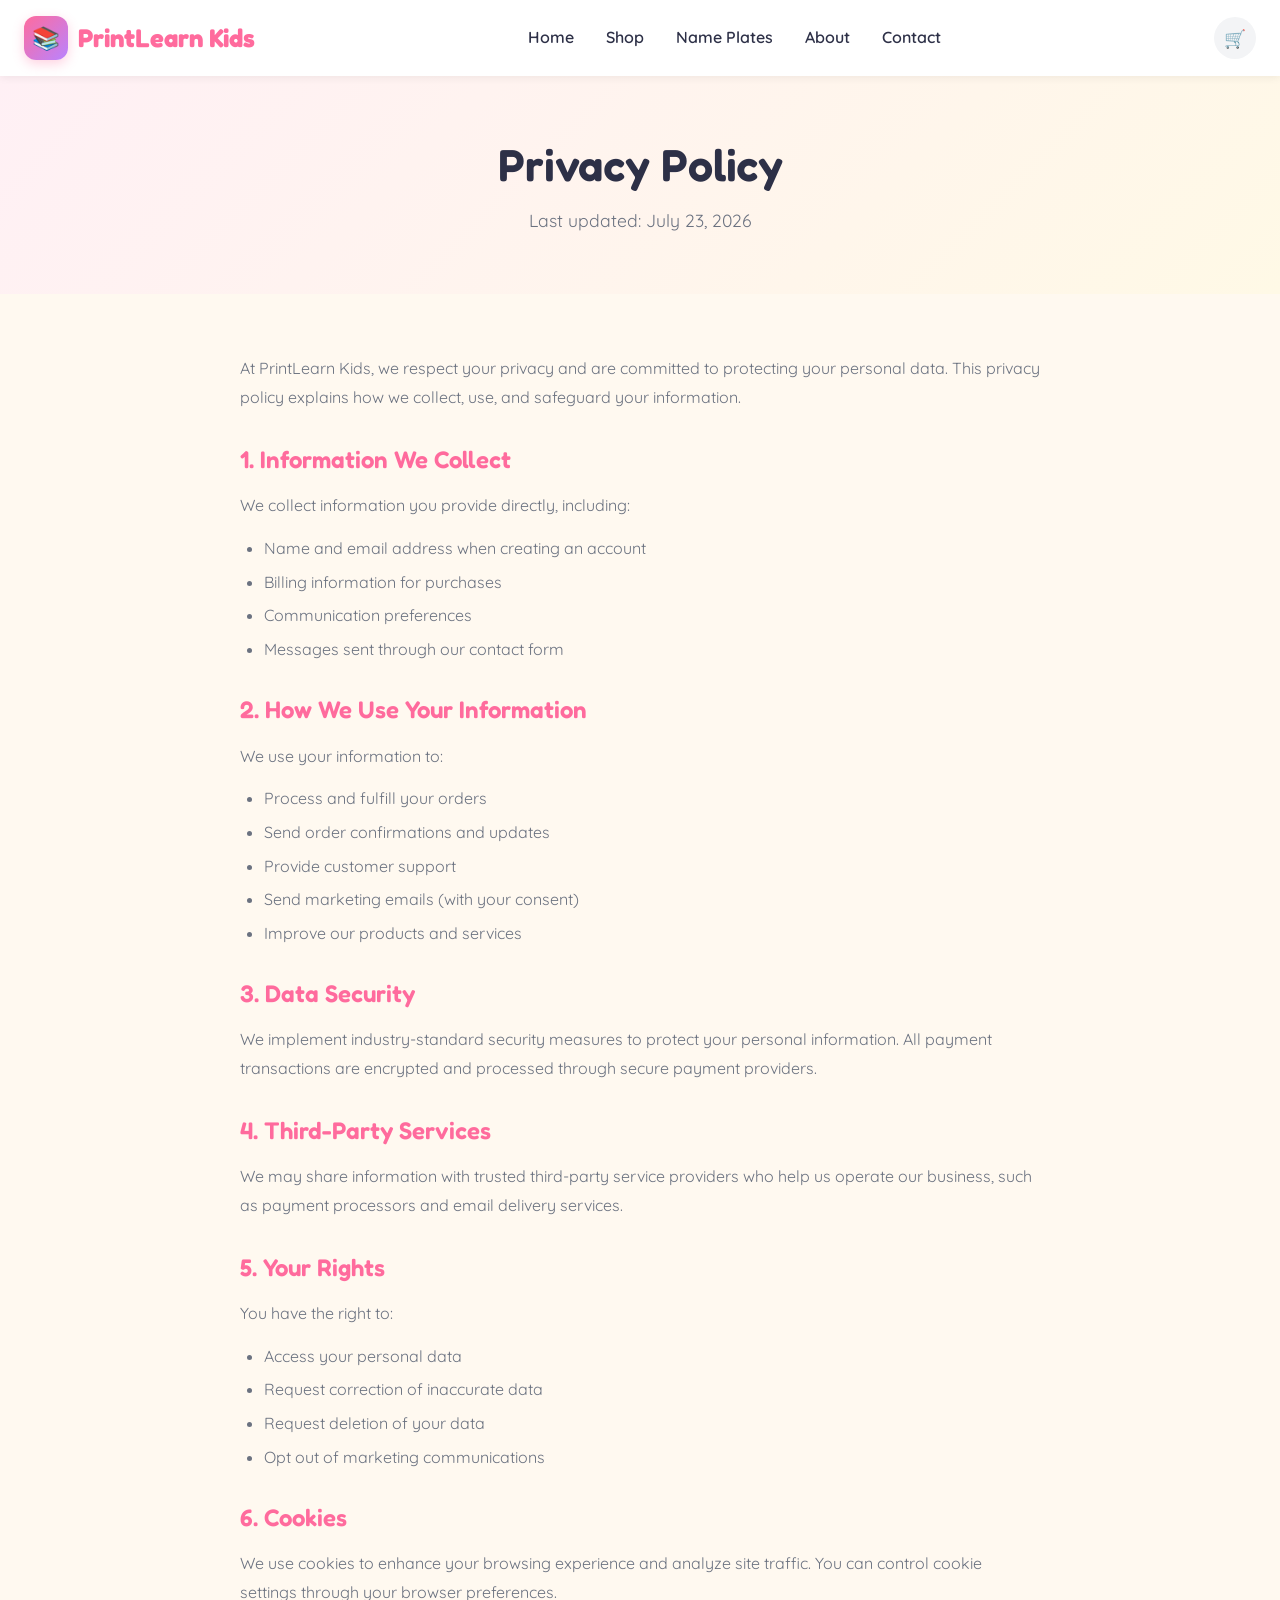
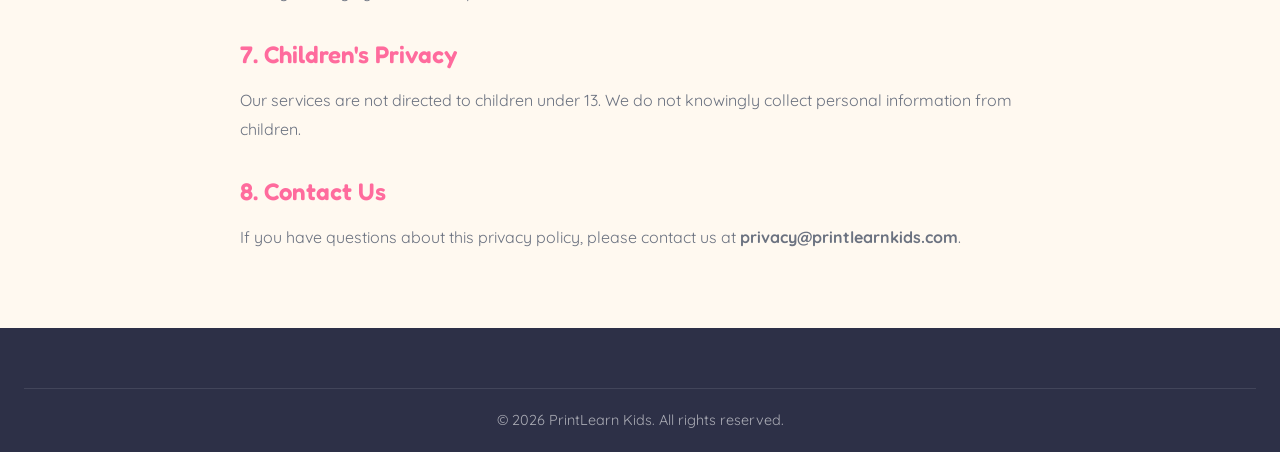
<file: privacy-policy.html>
<!DOCTYPE html>
<html lang="en">
<head>
  <meta charset="UTF-8">
  <meta name="viewport" content="width=device-width, initial-scale=1.0">
  <title>Privacy Policy - PrintLearn Kids</title>
  <link rel="stylesheet" href="assets/css/style.css">
</head>
<body>

  <nav class="navbar">
    <div class="nav-container">
      <a href="index.html" class="logo">
        <div class="logo-icon">📚</div>
        <span>PrintLearn Kids</span>
      </a>
      <ul class="nav-links">
        <li><a href="index.html">Home</a></li>
        <li><a href="shop.html">Shop</a></li>
        <li><a href="category.html?cat=nameplates">Name Plates</a></li>
        <li><a href="about.html">About</a></li>
        <li><a href="contact.html">Contact</a></li>
      </ul>
      <div class="nav-actions">
        <button class="icon-btn">🛒<span class="cart-badge">0</span></button>
        <button class="mobile-toggle">☰</button>
      </div>
    </div>
  </nav>

  <section class="page-header">
    <div class="container">
      <h1>Privacy Policy</h1>
      <p>Last updated: July 23, 2026</p>
    </div>
  </section>

  <div class="container">
    <div class="policy-content">
      
      <p>At PrintLearn Kids, we respect your privacy and are committed to protecting your personal data. This privacy policy explains how we collect, use, and safeguard your information.</p>
      
      <h2>1. Information We Collect</h2>
      <p>We collect information you provide directly, including:</p>
      <ul>
        <li>Name and email address when creating an account</li>
        <li>Billing information for purchases</li>
        <li>Communication preferences</li>
        <li>Messages sent through our contact form</li>
      </ul>
      
      <h2>2. How We Use Your Information</h2>
      <p>We use your information to:</p>
      <ul>
        <li>Process and fulfill your orders</li>
        <li>Send order confirmations and updates</li>
        <li>Provide customer support</li>
        <li>Send marketing emails (with your consent)</li>
        <li>Improve our products and services</li>
      </ul>
      
      <h2>3. Data Security</h2>
      <p>We implement industry-standard security measures to protect your personal information. All payment transactions are encrypted and processed through secure payment providers.</p>
      
      <h2>4. Third-Party Services</h2>
      <p>We may share information with trusted third-party service providers who help us operate our business, such as payment processors and email delivery services.</p>
      
      <h2>5. Your Rights</h2>
      <p>You have the right to:</p>
      <ul>
        <li>Access your personal data</li>
        <li>Request correction of inaccurate data</li>
        <li>Request deletion of your data</li>
        <li>Opt out of marketing communications</li>
      </ul>
      
      <h2>6. Cookies</h2>
      <p>We use cookies to enhance your browsing experience and analyze site traffic. You can control cookie settings through your browser preferences.</p>
      
      <h2>7. Children's Privacy</h2>
      <p>Our services are not directed to children under 13. We do not knowingly collect personal information from children.</p>
      
      <h2>8. Contact Us</h2>
      <p>If you have questions about this privacy policy, please contact us at <strong>privacy@printlearnkids.com</strong>.</p>
      
    </div>
  </div>

  <footer class="footer">
    <div class="container">
      <div class="footer-bottom">
        <p>© 2026 PrintLearn Kids. All rights reserved.</p>
      </div>
    </div>
  </footer>

  <script src="assets/js/main.js"></script>
</body>
</html>
</file>
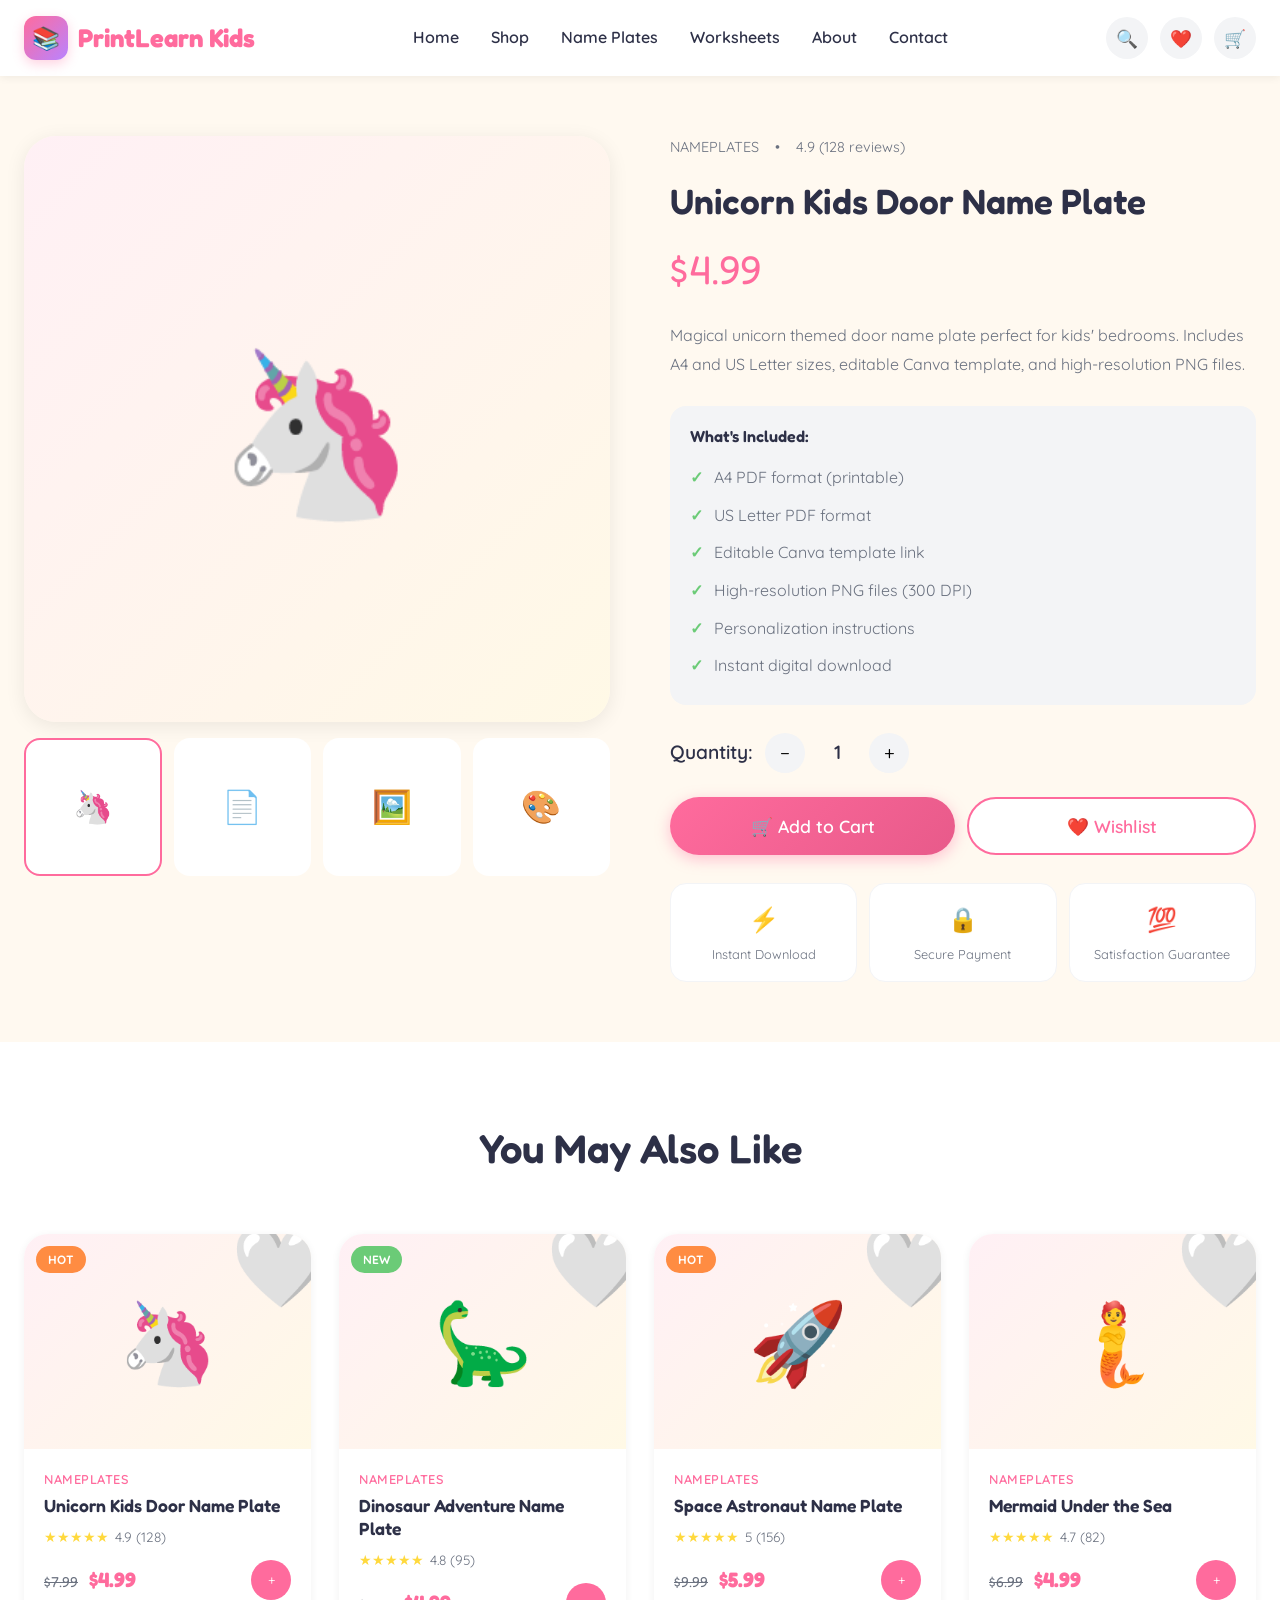
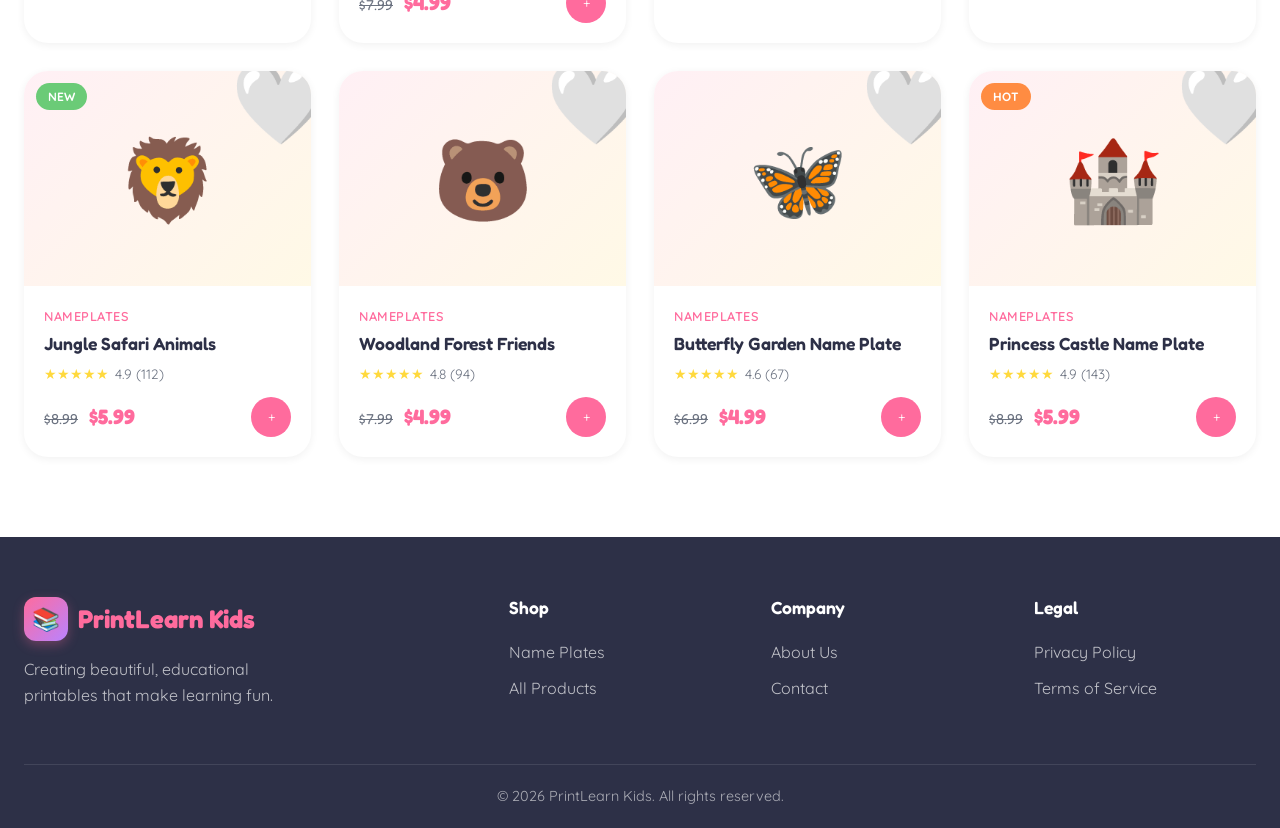
<file: product.html>
<!DOCTYPE html>
<html lang="en">
<head>
  <meta charset="UTF-8">
  <meta name="viewport" content="width=device-width, initial-scale=1.0">
  <title>Product Details - PrintLearn Kids</title>
  <link rel="stylesheet" href="assets/css/style.css">
</head>
<body>

  <!-- Navbar -->
  <nav class="navbar">
    <div class="nav-container">
      <a href="index.html" class="logo">
        <div class="logo-icon">📚</div>
        <span>PrintLearn Kids</span>
      </a>
      <ul class="nav-links">
        <li><a href="index.html">Home</a></li>
        <li><a href="shop.html">Shop</a></li>
        <li><a href="category.html?cat=nameplates">Name Plates</a></li>
        <li><a href="category.html?cat=worksheets">Worksheets</a></li>
        <li><a href="about.html">About</a></li>
        <li><a href="contact.html">Contact</a></li>
      </ul>
      <div class="nav-actions">
        <button class="icon-btn">🔍</button>
        <button class="icon-btn">❤️</button>
        <button class="icon-btn">🛒<span class="cart-badge">0</span></button>
        <button class="mobile-toggle">☰</button>
      </div>
    </div>
  </nav>

  <!-- Product Detail -->
  <div class="container">
    <div class="product-detail">
      
      <!-- Gallery -->
      <div class="product-gallery">
        <div class="product-main-image" id="productEmoji">🦄</div>
        <div class="product-thumbnails">
          <div class="thumbnail active">🦄</div>
          <div class="thumbnail">📄</div>
          <div class="thumbnail">🖼️</div>
          <div class="thumbnail">🎨</div>
        </div>
      </div>
      
      <!-- Details -->
      <div class="product-details">
        <div class="product-meta">
          <span id="productCategory">NAMEPLATES</span>
          <span>•</span>
          <span id="productRating">4.9 (128 reviews)</span>
        </div>
        
        <h1 id="productName">Unicorn Kids Door Name Plate</h1>
        
        <div class="product-price-lg" id="productPrice">$4.99</div>
        
        <p class="product-description" id="productDescription">
          Magical unicorn themed door name plate perfect for kids' bedrooms. Includes A4 and US Letter sizes, editable Canva template, and high-resolution PNG files.
        </p>
        
        <div class="product-features">
          <h4>What's Included:</h4>
          <ul>
            <li>A4 PDF format (printable)</li>
            <li>US Letter PDF format</li>
            <li>Editable Canva template link</li>
            <li>High-resolution PNG files (300 DPI)</li>
            <li>Personalization instructions</li>
            <li>Instant digital download</li>
          </ul>
        </div>
        
        <div class="quantity-selector">
          <span>Quantity:</span>
          <button id="qtyMinus">−</button>
          <span id="quantityDisplay">1</span>
          <button id="qtyPlus">+</button>
        </div>
        
        <div class="product-actions">
          <button class="btn btn-primary btn-lg" id="addToCartBtn">🛒 Add to Cart</button>
          <button class="btn btn-secondary btn-lg">❤️ Wishlist</button>
        </div>
        
        <div class="product-guarantees">
          <div class="guarantee-item">
            <div class="icon">⚡</div>
            <p>Instant Download</p>
          </div>
          <div class="guarantee-item">
            <div class="icon">🔒</div>
            <p>Secure Payment</p>
          </div>
          <div class="guarantee-item">
            <div class="icon">💯</div>
            <p>Satisfaction Guarantee</p>
          </div>
        </div>
      </div>
    </div>
  </div>

  <!-- Related Products -->
  <section class="section" style="background: white;">
    <div class="container">
      <div class="section-header">
        <h2 class="section-title">You May Also Like</h2>
      </div>
      <div class="products-grid" id="featuredProducts"></div>
    </div>
  </section>

  <!-- Footer -->
  <footer class="footer">
    <div class="container">
      <div class="footer-grid">
        <div class="footer-brand">
          <a href="index.html" class="logo">
            <div class="logo-icon">📚</div>
            <span>PrintLearn Kids</span>
          </a>
          <p>Creating beautiful, educational printables that make learning fun.</p>
        </div>
        <div class="footer-col">
          <h4>Shop</h4>
          <ul>
            <li><a href="category.html?cat=nameplates">Name Plates</a></li>
            <li><a href="shop.html">All Products</a></li>
          </ul>
        </div>
        <div class="footer-col">
          <h4>Company</h4>
          <ul>
            <li><a href="about.html">About Us</a></li>
            <li><a href="contact.html">Contact</a></li>
          </ul>
        </div>
        <div class="footer-col">
          <h4>Legal</h4>
          <ul>
            <li><a href="privacy-policy.html">Privacy Policy</a></li>
            <li><a href="terms.html">Terms of Service</a></li>
          </ul>
        </div>
      </div>
      <div class="footer-bottom">
        <p>© 2026 PrintLearn Kids. All rights reserved.</p>
      </div>
    </div>
  </footer>

  <script src="assets/js/main.js"></script>
</body>
</html>
</file>
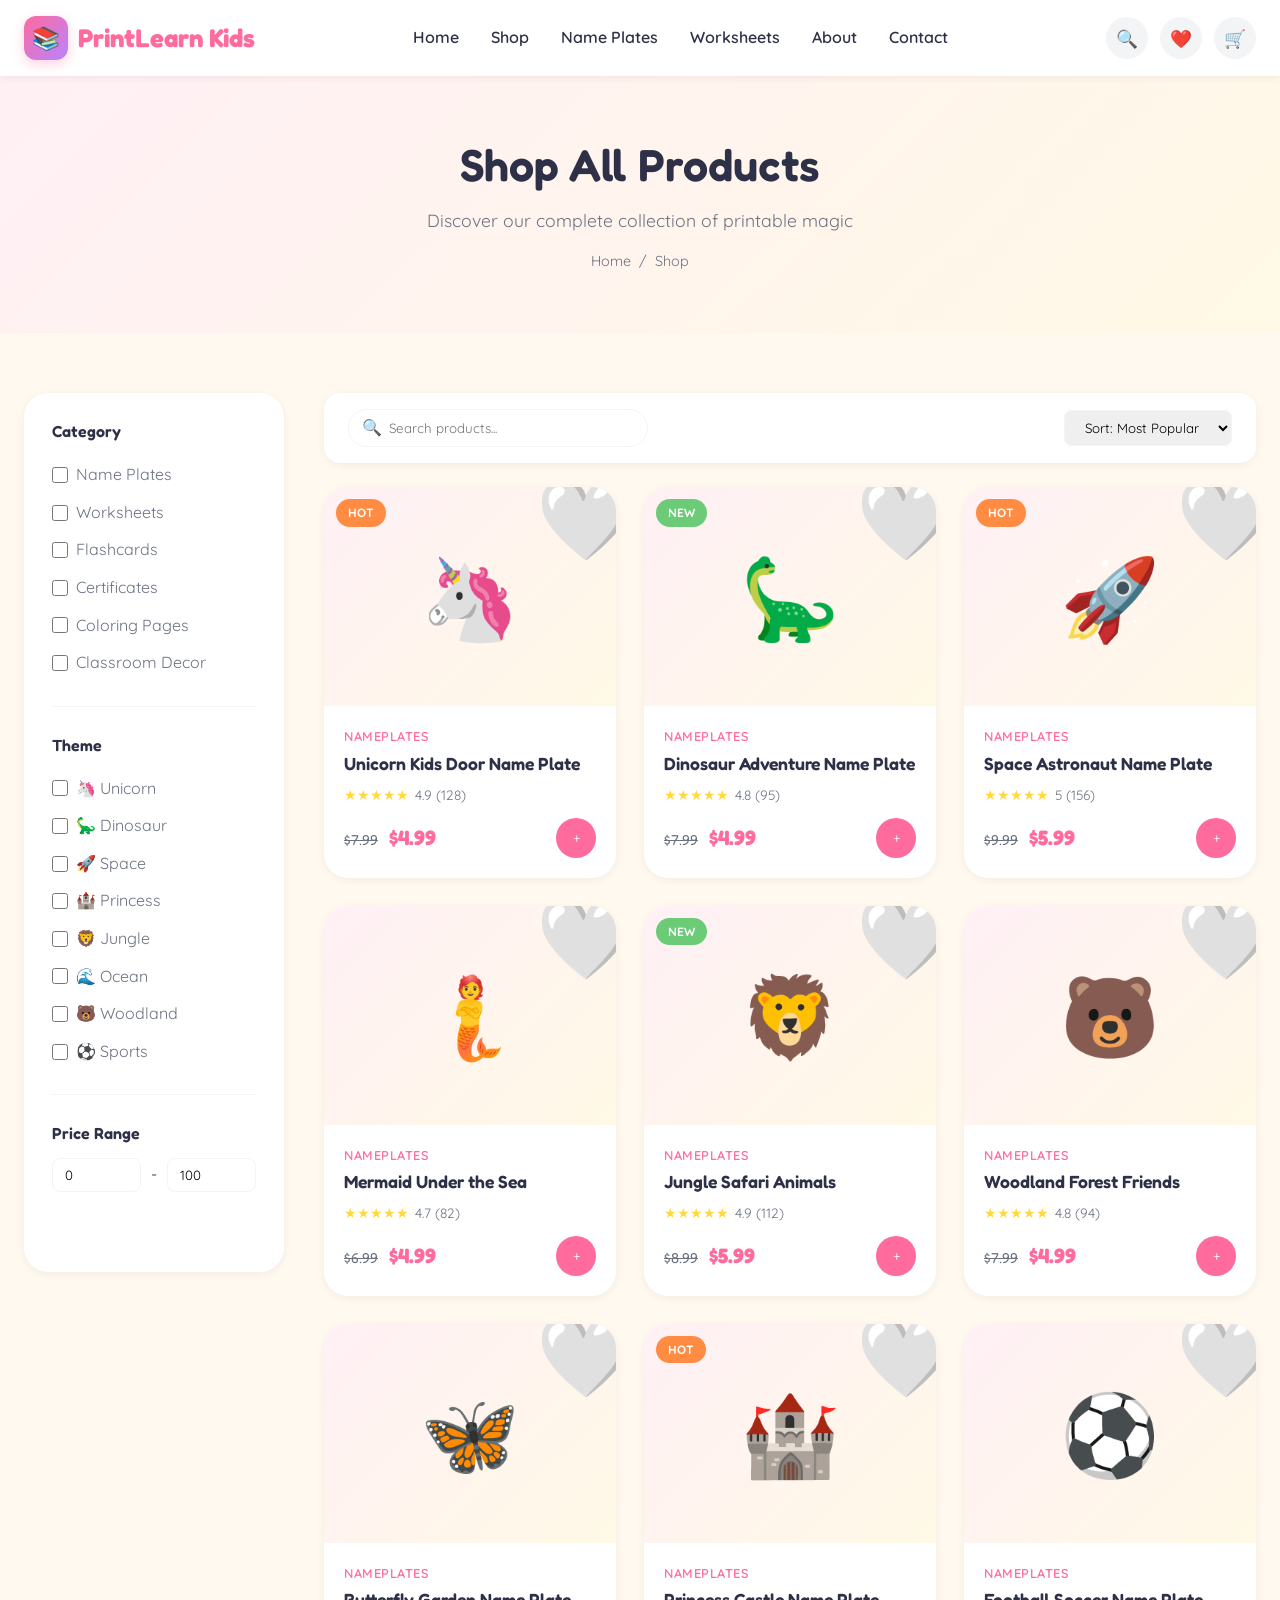
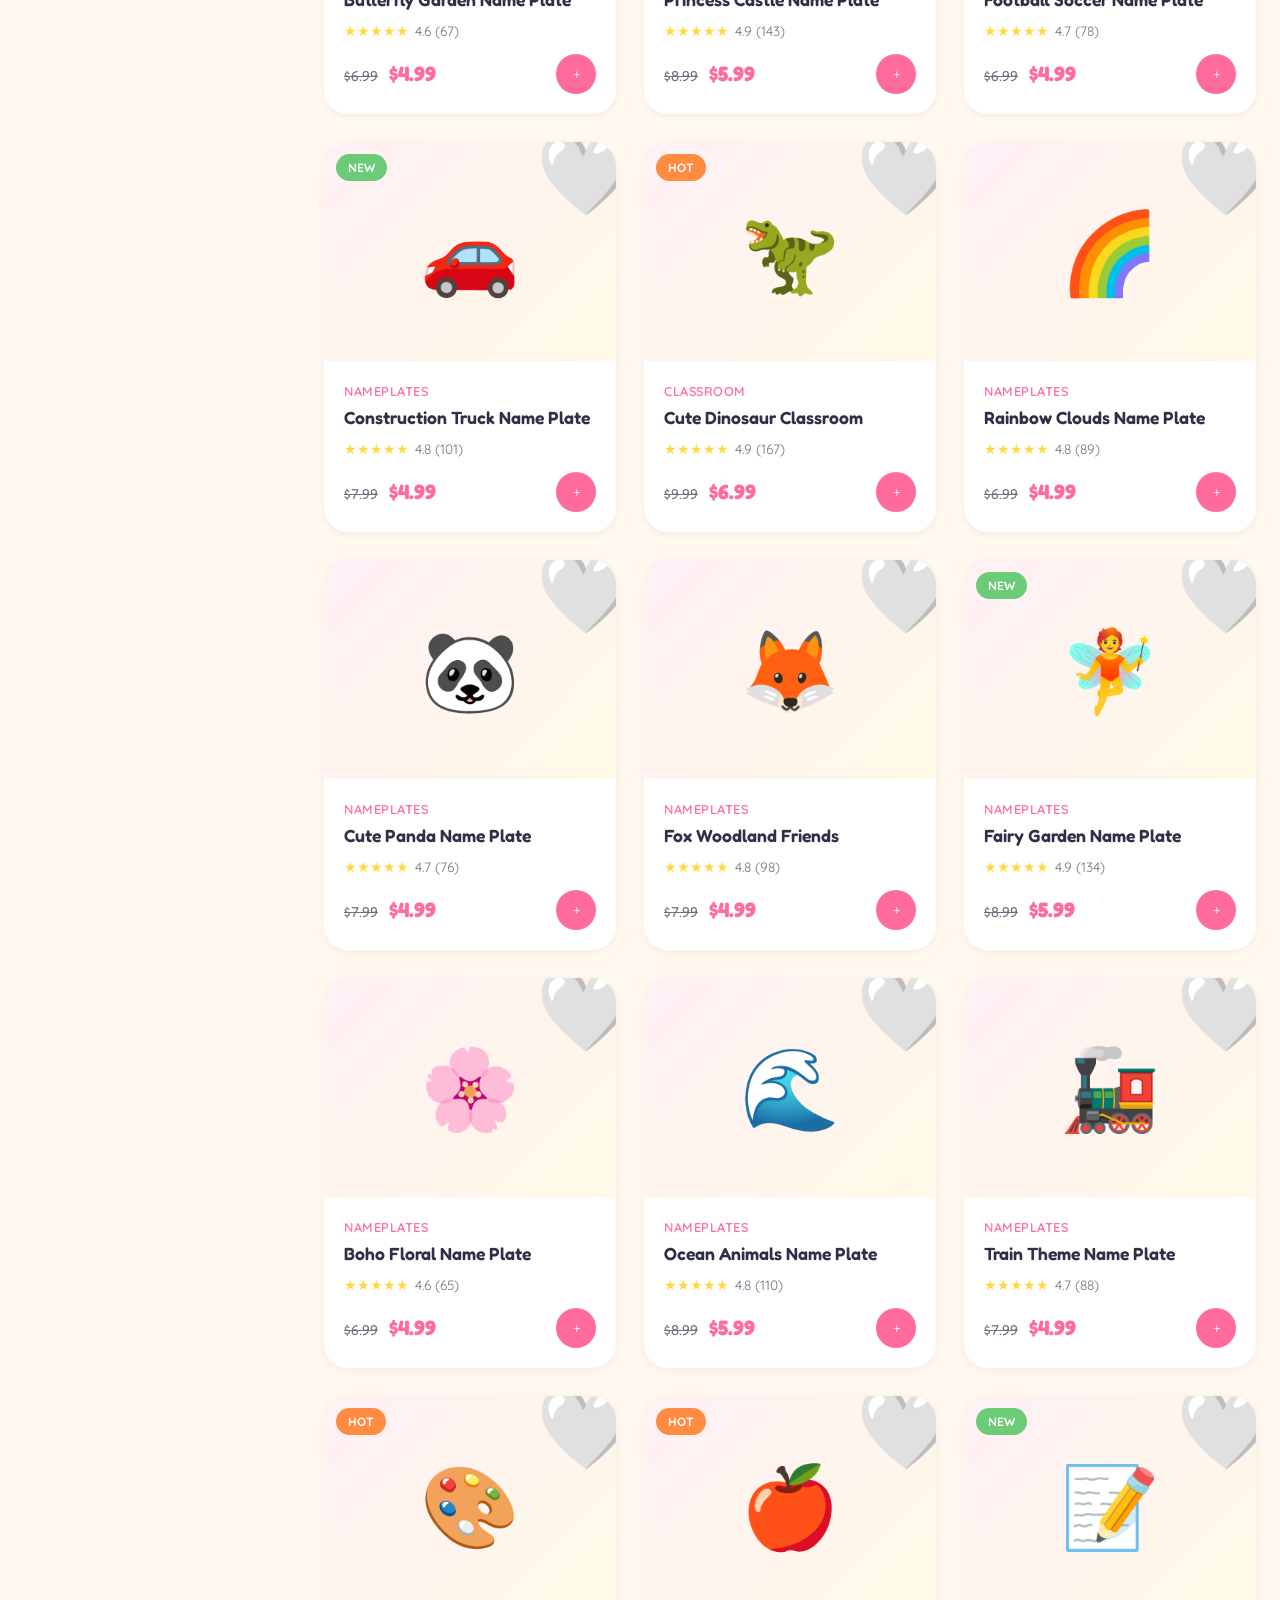
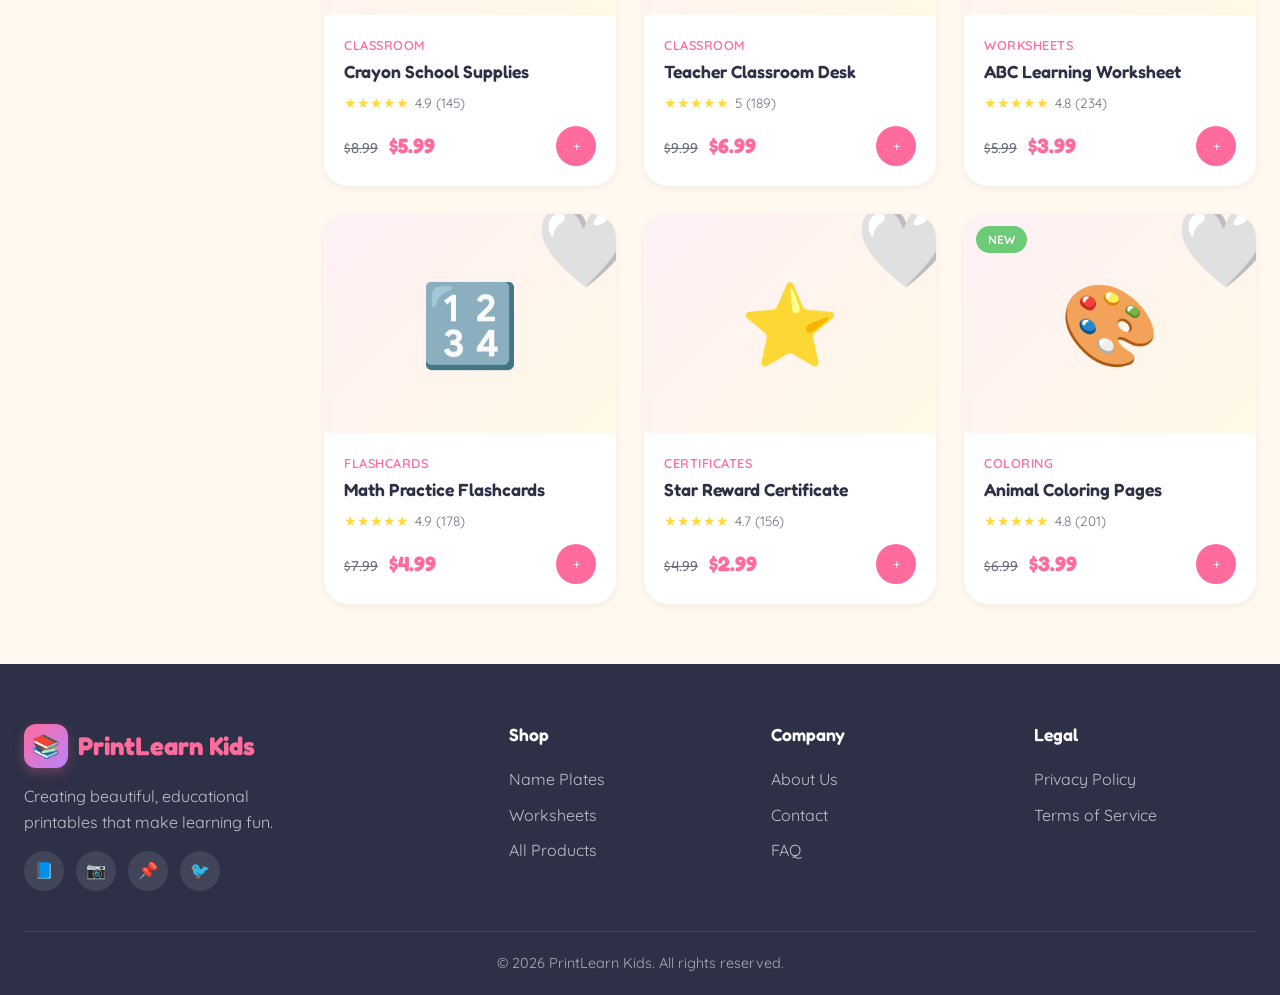
<file: shop.html>
<!DOCTYPE html>
<html lang="en">
<head>
  <meta charset="UTF-8">
  <meta name="viewport" content="width=device-width, initial-scale=1.0">
  <title>Shop All Products - PrintLearn Kids</title>
  <link rel="stylesheet" href="assets/css/style.css">
</head>
<body>

  <!-- Navbar -->
  <nav class="navbar">
    <div class="nav-container">
      <a href="index.html" class="logo">
        <div class="logo-icon">📚</div>
        <span>PrintLearn Kids</span>
      </a>
      <ul class="nav-links">
        <li><a href="index.html">Home</a></li>
        <li><a href="shop.html">Shop</a></li>
        <li><a href="category.html?cat=nameplates">Name Plates</a></li>
        <li><a href="category.html?cat=worksheets">Worksheets</a></li>
        <li><a href="about.html">About</a></li>
        <li><a href="contact.html">Contact</a></li>
      </ul>
      <div class="nav-actions">
        <button class="icon-btn">🔍</button>
        <button class="icon-btn">❤️</button>
        <button class="icon-btn">🛒<span class="cart-badge">0</span></button>
        <button class="mobile-toggle">☰</button>
      </div>
    </div>
  </nav>

  <!-- Page Header -->
  <section class="page-header">
    <div class="container">
      <h1>Shop All Products</h1>
      <p>Discover our complete collection of printable magic</p>
      <div class="breadcrumb">
        <a href="index.html">Home</a> / <span>Shop</span>
      </div>
    </div>
  </section>

  <!-- Shop Layout -->
  <div class="container">
    <div class="shop-layout">
      
      <!-- Sidebar Filters -->
      <aside class="shop-sidebar">
        <div class="filter-group">
          <h4>Category</h4>
          <label><input type="checkbox" name="category" value="nameplates"> Name Plates</label>
          <label><input type="checkbox" name="category" value="worksheets"> Worksheets</label>
          <label><input type="checkbox" name="category" value="flashcards"> Flashcards</label>
          <label><input type="checkbox" name="category" value="certificates"> Certificates</label>
          <label><input type="checkbox" name="category" value="coloring"> Coloring Pages</label>
          <label><input type="checkbox" name="category" value="classroom"> Classroom Decor</label>
        </div>
        
        <div class="filter-group">
          <h4>Theme</h4>
          <label><input type="checkbox" name="theme" value="unicorn"> 🦄 Unicorn</label>
          <label><input type="checkbox" name="theme" value="dinosaur"> 🦕 Dinosaur</label>
          <label><input type="checkbox" name="theme" value="space"> 🚀 Space</label>
          <label><input type="checkbox" name="theme" value="princess"> 🏰 Princess</label>
          <label><input type="checkbox" name="theme" value="jungle"> 🦁 Jungle</label>
          <label><input type="checkbox" name="theme" value="ocean"> 🌊 Ocean</label>
          <label><input type="checkbox" name="theme" value="woodland"> 🐻 Woodland</label>
          <label><input type="checkbox" name="theme" value="sports"> ⚽ Sports</label>
        </div>
        
        <div class="filter-group">
          <h4>Price Range</h4>
          <div class="price-range">
            <input type="number" id="minPrice" placeholder="Min" value="0" min="0">
            <span>-</span>
            <input type="number" id="maxPrice" placeholder="Max" value="100" min="0">
          </div>
        </div>
      </aside>
      
      <!-- Products -->
      <div class="shop-main">
        <div class="shop-toolbar">
          <div class="search-box">
            <input type="text" placeholder="Search products...">
          </div>
          <select>
            <option value="popular">Sort: Most Popular</option>
            <option value="price-low">Price: Low to High</option>
            <option value="price-high">Price: High to Low</option>
            <option value="rating">Highest Rated</option>
          </select>
        </div>
        
        <div class="products-grid" id="productsContainer"></div>
      </div>
    </div>
  </div>

  <!-- Footer -->
  <footer class="footer">
    <div class="container">
      <div class="footer-grid">
        <div class="footer-brand">
          <a href="index.html" class="logo">
            <div class="logo-icon">📚</div>
            <span>PrintLearn Kids</span>
          </a>
          <p>Creating beautiful, educational printables that make learning fun.</p>
          <div class="social-links">
            <a href="#">📘</a><a href="#">📷</a><a href="#">📌</a><a href="#">🐦</a>
          </div>
        </div>
        <div class="footer-col">
          <h4>Shop</h4>
          <ul>
            <li><a href="category.html?cat=nameplates">Name Plates</a></li>
            <li><a href="category.html?cat=worksheets">Worksheets</a></li>
            <li><a href="shop.html">All Products</a></li>
          </ul>
        </div>
        <div class="footer-col">
          <h4>Company</h4>
          <ul>
            <li><a href="about.html">About Us</a></li>
            <li><a href="contact.html">Contact</a></li>
            <li><a href="faq.html">FAQ</a></li>
          </ul>
        </div>
        <div class="footer-col">
          <h4>Legal</h4>
          <ul>
            <li><a href="privacy-policy.html">Privacy Policy</a></li>
            <li><a href="terms.html">Terms of Service</a></li>
          </ul>
        </div>
      </div>
      <div class="footer-bottom">
        <p>© 2026 PrintLearn Kids. All rights reserved.</p>
      </div>
    </div>
  </footer>

  <script src="assets/js/main.js"></script>
</body>
</html>
</file>
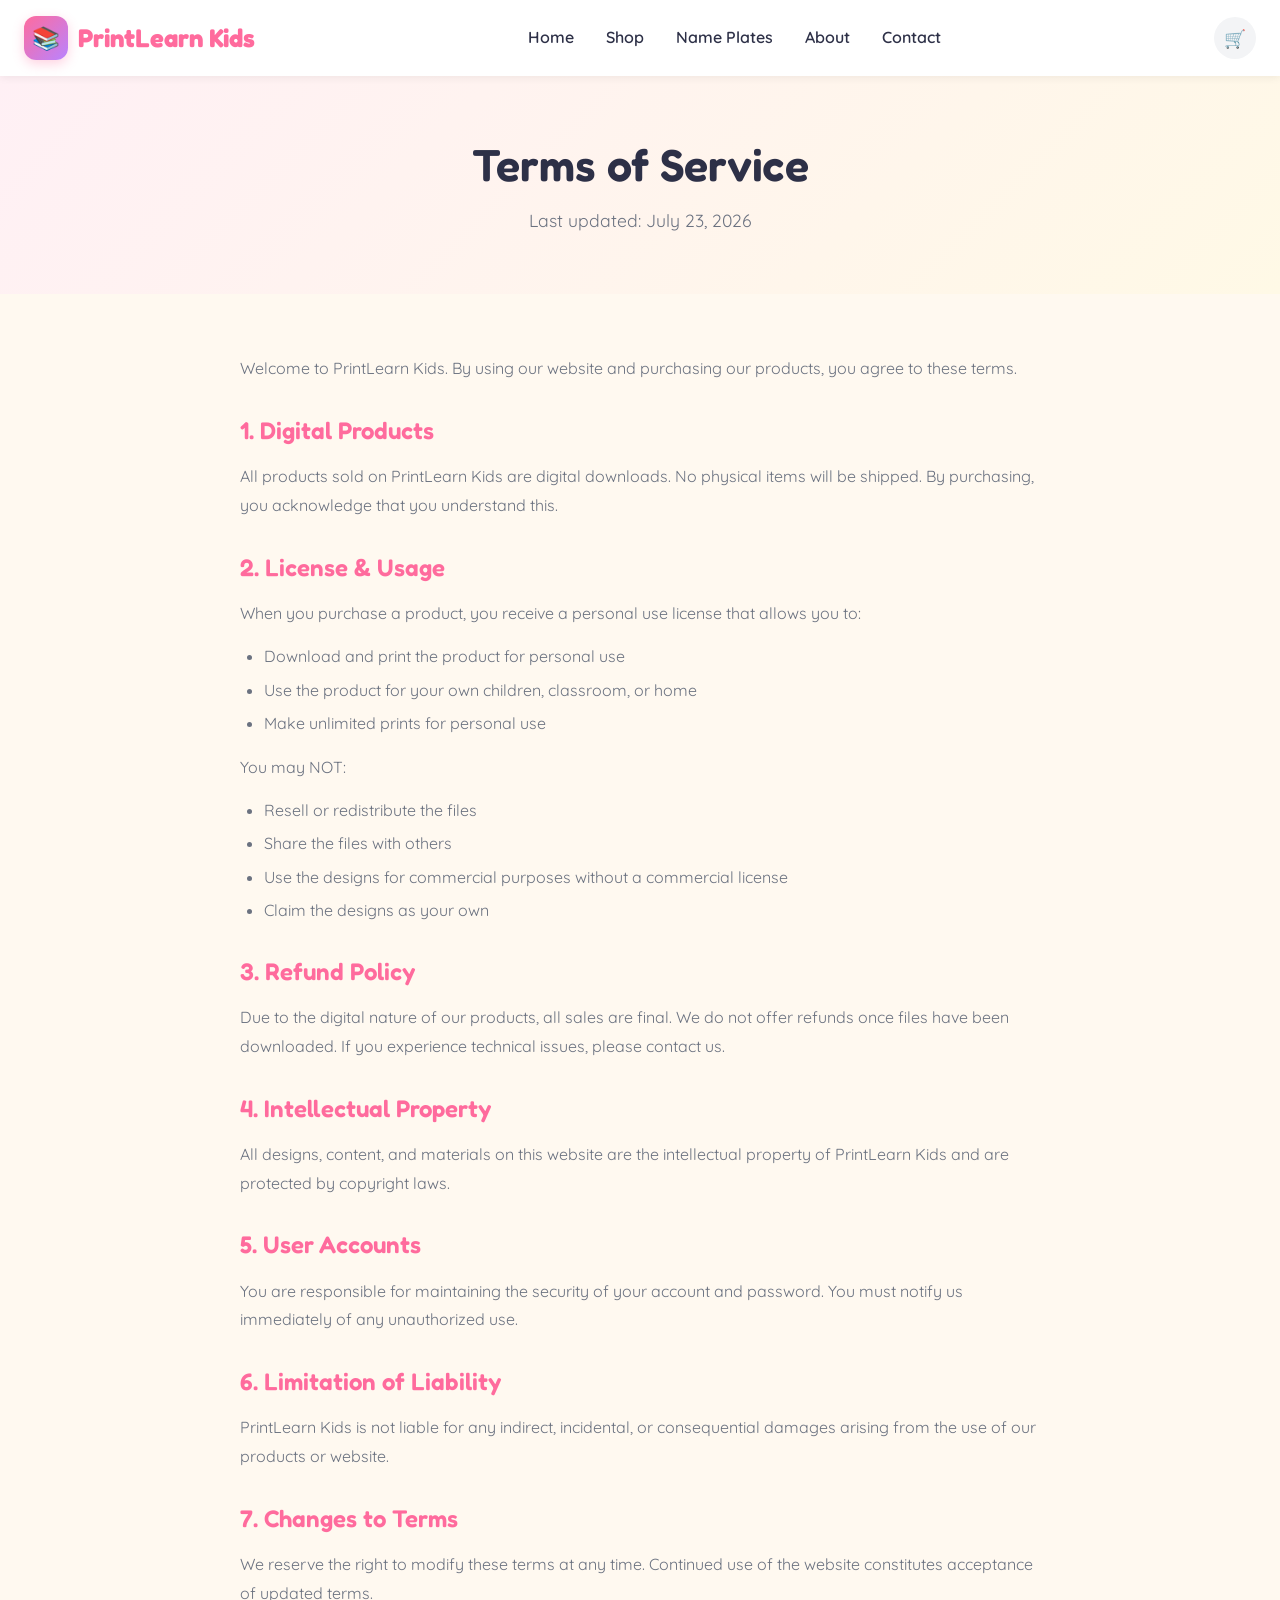
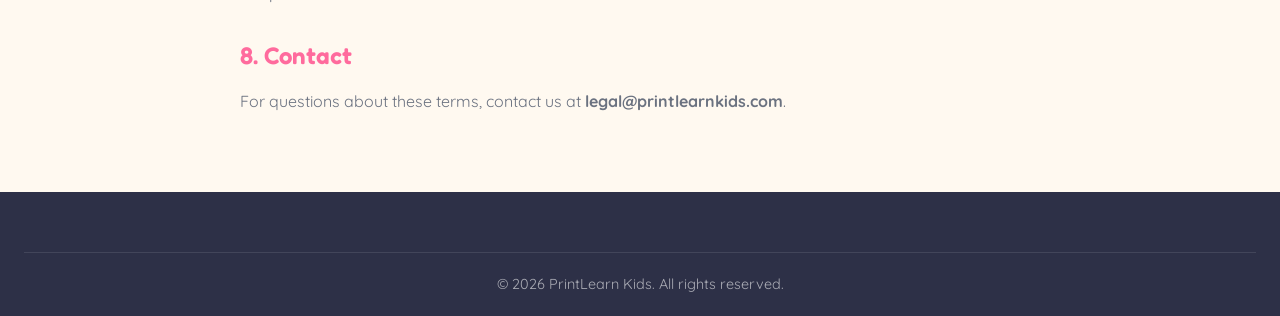
<file: term.html>
<!DOCTYPE html>
<html lang="en">
<head>
  <meta charset="UTF-8">
  <meta name="viewport" content="width=device-width, initial-scale=1.0">
  <title>Terms of Service - PrintLearn Kids</title>
  <link rel="stylesheet" href="assets/css/style.css">
</head>
<body>

  <nav class="navbar">
    <div class="nav-container">
      <a href="index.html" class="logo">
        <div class="logo-icon">📚</div>
        <span>PrintLearn Kids</span>
      </a>
      <ul class="nav-links">
        <li><a href="index.html">Home</a></li>
        <li><a href="shop.html">Shop</a></li>
        <li><a href="category.html?cat=nameplates">Name Plates</a></li>
        <li><a href="about.html">About</a></li>
        <li><a href="contact.html">Contact</a></li>
      </ul>
      <div class="nav-actions">
        <button class="icon-btn">🛒<span class="cart-badge">0</span></button>
        <button class="mobile-toggle">☰</button>
      </div>
    </div>
  </nav>

  <section class="page-header">
    <div class="container">
      <h1>Terms of Service</h1>
      <p>Last updated: July 23, 2026</p>
    </div>
  </section>

  <div class="container">
    <div class="policy-content">
      
      <p>Welcome to PrintLearn Kids. By using our website and purchasing our products, you agree to these terms.</p>
      
      <h2>1. Digital Products</h2>
      <p>All products sold on PrintLearn Kids are digital downloads. No physical items will be shipped. By purchasing, you acknowledge that you understand this.</p>
      
      <h2>2. License & Usage</h2>
      <p>When you purchase a product, you receive a personal use license that allows you to:</p>
      <ul>
        <li>Download and print the product for personal use</li>
        <li>Use the product for your own children, classroom, or home</li>
        <li>Make unlimited prints for personal use</li>
      </ul>
      <p>You may NOT:</p>
      <ul>
        <li>Resell or redistribute the files</li>
        <li>Share the files with others</li>
        <li>Use the designs for commercial purposes without a commercial license</li>
        <li>Claim the designs as your own</li>
      </ul>
      
      <h2>3. Refund Policy</h2>
      <p>Due to the digital nature of our products, all sales are final. We do not offer refunds once files have been downloaded. If you experience technical issues, please contact us.</p>
      
      <h2>4. Intellectual Property</h2>
      <p>All designs, content, and materials on this website are the intellectual property of PrintLearn Kids and are protected by copyright laws.</p>
      
      <h2>5. User Accounts</h2>
      <p>You are responsible for maintaining the security of your account and password. You must notify us immediately of any unauthorized use.</p>
      
      <h2>6. Limitation of Liability</h2>
      <p>PrintLearn Kids is not liable for any indirect, incidental, or consequential damages arising from the use of our products or website.</p>
      
      <h2>7. Changes to Terms</h2>
      <p>We reserve the right to modify these terms at any time. Continued use of the website constitutes acceptance of updated terms.</p>
      
      <h2>8. Contact</h2>
      <p>For questions about these terms, contact us at <strong>legal@printlearnkids.com</strong>.</p>
      
    </div>
  </div>

  <footer class="footer">
    <div class="container">
      <div class="footer-bottom">
        <p>© 2026 PrintLearn Kids. All rights reserved.</p>
      </div>
    </div>
  </footer>

  <script src="assets/js/main.js"></script>
</body>
</html>
</file>
<file: assets/css/style.css>
/* ============================================
   PrintLearn Kids - Main Stylesheet
   ============================================ */

/* ---------- Google Fonts ---------- */
@import url('https://fonts.googleapis.com/css2?family=Fredoka:wght@400;500;600;700&family=Quicksand:wght@400;500;600;700&display=swap');

/* ---------- CSS Variables ---------- */
:root {
  --primary: #FF6B9D;
  --primary-dark: #E85A8A;
  --secondary: #FFD93D;
  --accent-green: #6BCB77;
  --accent-blue: #4D96FF;
  --accent-purple: #B983FF;
  --accent-orange: #FF8C42;
  --dark: #2D3047;
  --gray: #6B7280;
  --light-gray: #F3F4F6;
  --cream: #FFF9F0;
  --white: #FFFFFF;
  --shadow-sm: 0 2px 8px rgba(0,0,0,0.06);
  --shadow-md: 0 4px 20px rgba(0,0,0,0.08);
  --shadow-lg: 0 10px 40px rgba(0,0,0,0.12);
  --radius-sm: 8px;
  --radius-md: 16px;
  --radius-lg: 24px;
  --radius-xl: 32px;
  --transition: all 0.3s cubic-bezier(0.4, 0, 0.2, 1);
}

/* ---------- Reset ---------- */
* {
  margin: 0;
  padding: 0;
  box-sizing: border-box;
}

html { scroll-behavior: smooth; }

body {
  font-family: 'Quicksand', sans-serif;
  color: var(--dark);
  background: var(--cream);
  line-height: 1.6;
  overflow-x: hidden;
}

h1, h2, h3, h4, h5, h6 {
  font-family: 'Fredoka', sans-serif;
  font-weight: 600;
  line-height: 1.3;
}

a { text-decoration: none; color: inherit; }
img { max-width: 100%; display: block; }
button { font-family: inherit; cursor: pointer; border: none; }
ul { list-style: none; }

.container {
  max-width: 1280px;
  margin: 0 auto;
  padding: 0 24px;
}

/* ---------- Header / Navbar ---------- */
.navbar {
  position: sticky;
  top: 0;
  background: rgba(255, 255, 255, 0.95);
  backdrop-filter: blur(10px);
  box-shadow: var(--shadow-sm);
  z-index: 1000;
  padding: 16px 0;
}

.nav-container {
  max-width: 1280px;
  margin: 0 auto;
  padding: 0 24px;
  display: flex;
  align-items: center;
  justify-content: space-between;
}

.logo {
  display: flex;
  align-items: center;
  gap: 10px;
  font-family: 'Fredoka', sans-serif;
  font-size: 1.6rem;
  font-weight: 700;
  color: var(--primary);
}

.logo-icon {
  width: 44px;
  height: 44px;
  background: linear-gradient(135deg, var(--primary), var(--accent-purple));
  border-radius: 12px;
  display: flex;
  align-items: center;
  justify-content: center;
  font-size: 1.4rem;
  color: white;
  box-shadow: 0 4px 12px rgba(255, 107, 157, 0.3);
}

.nav-links {
  display: flex;
  gap: 32px;
  align-items: center;
}

.nav-links a {
  font-weight: 600;
  color: var(--dark);
  position: relative;
  transition: var(--transition);
}

.nav-links a:hover { color: var(--primary); }

.nav-links a::after {
  content: '';
  position: absolute;
  bottom: -4px;
  left: 0;
  width: 0;
  height: 3px;
  background: var(--primary);
  border-radius: 2px;
  transition: var(--transition);
}

.nav-links a:hover::after { width: 100%; }

.nav-actions {
  display: flex;
  gap: 12px;
  align-items: center;
}

.icon-btn {
  width: 42px;
  height: 42px;
  border-radius: 50%;
  background: var(--light-gray);
  display: flex;
  align-items: center;
  justify-content: center;
  transition: var(--transition);
  position: relative;
  font-size: 1.1rem;
}

.icon-btn:hover {
  background: var(--primary);
  color: white;
  transform: translateY(-2px);
}

.cart-badge {
  position: absolute;
  top: -4px;
  right: -4px;
  background: var(--accent-orange);
  color: white;
  font-size: 0.7rem;
  font-weight: 700;
  width: 20px;
  height: 20px;
  border-radius: 50%;
  display: flex;
  align-items: center;
  justify-content: center;
}

.mobile-toggle {
  display: none;
  font-size: 1.5rem;
  background: none;
}

/* ---------- Buttons ---------- */
.btn {
  display: inline-flex;
  align-items: center;
  justify-content: center;
  gap: 8px;
  padding: 12px 28px;
  border-radius: 50px;
  font-weight: 600;
  font-size: 1rem;
  transition: var(--transition);
  cursor: pointer;
  border: none;
}

.btn-primary {
  background: linear-gradient(135deg, var(--primary), var(--primary-dark));
  color: white;
  box-shadow: 0 4px 15px rgba(255, 107, 157, 0.4);
}

.btn-primary:hover {
  transform: translateY(-3px);
  box-shadow: 0 8px 25px rgba(255, 107, 157, 0.5);
}

.btn-secondary {
  background: white;
  color: var(--primary);
  border: 2px solid var(--primary);
}

.btn-secondary:hover {
  background: var(--primary);
  color: white;
  transform: translateY(-3px);
}

.btn-lg { padding: 16px 36px; font-size: 1.1rem; }

/* ---------- Hero Section ---------- */
.hero {
  position: relative;
  padding: 80px 0 100px;
  overflow: hidden;
  background: linear-gradient(135deg, #FFF0F5 0%, #FFF9E6 50%, #E8F5FF 100%);
}

.hero-container {
  max-width: 1280px;
  margin: 0 auto;
  padding: 0 24px;
  display: grid;
  grid-template-columns: 1fr 1fr;
  gap: 60px;
  align-items: center;
}

.hero-badge {
  display: inline-flex;
  align-items: center;
  gap: 8px;
  background: white;
  padding: 8px 16px;
  border-radius: 50px;
  font-weight: 600;
  font-size: 0.9rem;
  color: var(--primary);
  box-shadow: var(--shadow-sm);
  margin-bottom: 24px;
}

.hero h1 {
  font-size: 3.5rem;
  color: var(--dark);
  margin-bottom: 20px;
  line-height: 1.1;
}

.hero h1 span {
  background: linear-gradient(135deg, var(--primary), var(--accent-purple));
  -webkit-background-clip: text;
  -webkit-text-fill-color: transparent;
  background-clip: text;
}

.hero p {
  font-size: 1.15rem;
  color: var(--gray);
  margin-bottom: 32px;
  max-width: 500px;
}

.hero-buttons {
  display: flex;
  gap: 16px;
  flex-wrap: wrap;
  margin-bottom: 40px;
}

.hero-stats {
  display: flex;
  gap: 40px;
}

.stat-item h3 {
  font-size: 2rem;
  color: var(--primary);
  margin-bottom: 4px;
}

.stat-item p {
  font-size: 0.9rem;
  color: var(--gray);
  margin: 0;
}

.hero-visual {
  position: relative;
  display: flex;
  justify-content: center;
  align-items: center;
}

.hero-card {
  width: 100%;
  max-width: 480px;
  aspect-ratio: 4/3;
  background: white;
  border-radius: var(--radius-xl);
  box-shadow: var(--shadow-lg);
  padding: 40px;
  display: flex;
  flex-direction: column;
  justify-content: center;
  align-items: center;
  position: relative;
  transform: rotate(-2deg);
  transition: var(--transition);
}

.hero-card:hover { transform: rotate(0deg) scale(1.02); }

.hero-card::before {
  content: '';
  position: absolute;
  inset: -10px;
  background: linear-gradient(135deg, var(--primary), var(--secondary), var(--accent-blue));
  border-radius: var(--radius-xl);
  opacity: 0.2;
  z-index: -1;
  filter: blur(20px);
}

.hero-card-emoji {
  font-size: 5rem;
  margin-bottom: 20px;
  animation: bounce 2s infinite;
}

@keyframes bounce {
  0%, 100% { transform: translateY(0); }
  50% { transform: translateY(-15px); }
}

.hero-card-title {
  font-family: 'Fredoka', sans-serif;
  font-size: 2rem;
  color: var(--dark);
  margin-bottom: 8px;
}

.hero-card-subtitle {
  color: var(--gray);
  font-weight: 500;
}

.floating-shape {
  position: absolute;
  border-radius: 50%;
  animation: float 6s ease-in-out infinite;
}

.shape-1 {
  width: 80px; height: 80px;
  background: var(--secondary);
  top: 10%; left: 5%;
  opacity: 0.6;
}

.shape-2 {
  width: 60px; height: 60px;
  background: var(--accent-green);
  bottom: 15%; right: 10%;
  animation-delay: 2s;
  opacity: 0.6;
}

.shape-3 {
  width: 40px; height: 40px;
  background: var(--accent-blue);
  top: 60%; left: 10%;
  animation-delay: 4s;
  opacity: 0.6;
}

@keyframes float {
  0%, 100% { transform: translateY(0) rotate(0deg); }
  50% { transform: translateY(-30px) rotate(180deg); }
}

/* ---------- Section Styles ---------- */
.section {
  padding: 80px 0;
}

.section-header {
  text-align: center;
  margin-bottom: 60px;
}

.section-label {
  display: inline-block;
  background: rgba(255, 107, 157, 0.1);
  color: var(--primary);
  padding: 6px 16px;
  border-radius: 50px;
  font-weight: 600;
  font-size: 0.85rem;
  margin-bottom: 16px;
  text-transform: uppercase;
  letter-spacing: 1px;
}

.section-title {
  font-size: 2.5rem;
  margin-bottom: 16px;
  color: var(--dark);
}

.section-subtitle {
  font-size: 1.1rem;
  color: var(--gray);
  max-width: 600px;
  margin: 0 auto;
}

/* ---------- Categories ---------- */
.categories-grid {
  display: grid;
  grid-template-columns: repeat(auto-fit, minmax(200px, 1fr));
  gap: 24px;
}

.category-card {
  background: white;
  border-radius: var(--radius-lg);
  padding: 32px 20px;
  text-align: center;
  transition: var(--transition);
  cursor: pointer;
  box-shadow: var(--shadow-sm);
  position: relative;
  overflow: hidden;
}

.category-card::before {
  content: '';
  position: absolute;
  top: 0;
  left: 0;
  right: 0;
  height: 4px;
  background: linear-gradient(90deg, var(--primary), var(--secondary));
  transform: scaleX(0);
  transition: var(--transition);
}

.category-card:hover {
  transform: translateY(-8px);
  box-shadow: var(--shadow-lg);
}

.category-card:hover::before { transform: scaleX(1); }

.category-icon {
  width: 70px;
  height: 70px;
  border-radius: 20px;
  display: flex;
  align-items: center;
  justify-content: center;
  font-size: 2rem;
  margin: 0 auto 16px;
  transition: var(--transition);
}

.category-card:hover .category-icon { transform: scale(1.1) rotate(5deg); }

.cat-1 { background: linear-gradient(135deg, #FFE5EC, #FFC2D1); }
.cat-2 { background: linear-gradient(135deg, #FFF4CC, #FFD93D); }
.cat-3 { background: linear-gradient(135deg, #D4F4DD, #6BCB77); }
.cat-4 { background: linear-gradient(135deg, #D6E8FF, #4D96FF); }
.cat-5 { background: linear-gradient(135deg, #F0E5FF, #B983FF); }
.cat-6 { background: linear-gradient(135deg, #FFE5D4, #FF8C42); }

.category-card h3 {
  font-size: 1.15rem;
  margin-bottom: 6px;
}

.category-card p {
  font-size: 0.9rem;
  color: var(--gray);
}

/* ---------- Product Grid ---------- */
.products-grid {
  display: grid;
  grid-template-columns: repeat(auto-fill, minmax(260px, 1fr));
  gap: 28px;
}

.product-card {
  background: white;
  border-radius: var(--radius-lg);
  overflow: hidden;
  transition: var(--transition);
  box-shadow: var(--shadow-sm);
  cursor: pointer;
  position: relative;
}

.product-card:hover {
  transform: translateY(-8px);
  box-shadow: var(--shadow-lg);
}

.product-image {
  aspect-ratio: 4/3;
  background: linear-gradient(135deg, #FFF0F5, #FFF9E6);
  display: flex;
  align-items: center;
  justify-content: center;
  font-size: 5rem;
  position: relative;
  overflow: hidden;
}

.product-badge {
  position: absolute;
  top: 12px;
  left: 12px;
  background: var(--primary);
  color: white;
  padding: 4px 12px;
  border-radius: 50px;
  font-size: 0.75rem;
  font-weight: 700;
  text-transform: uppercase;
}

.product-badge.new { background: var(--accent-green); }
.product-badge.hot { background: var(--accent-orange); }

.product-wishlist {
  position: absolute;
  top: 12px;
  right: 12px;
  width: 36px;
  height: 36px;
  background: white;
  border-radius: 50%;
  display: flex;
  align-items: center;
  justify-content: center;
  box-shadow: var(--shadow-sm);
  transition: var(--transition);
  cursor: pointer;
  z-index: 2;
}

.product-wishlist:hover {
  background: var(--primary);
  color: white;
  transform: scale(1.1);
}

.product-wishlist.active {
  background: var(--primary);
  color: white;
}

.product-info {
  padding: 20px;
}

.product-category {
  font-size: 0.8rem;
  color: var(--primary);
  font-weight: 600;
  text-transform: uppercase;
  letter-spacing: 0.5px;
  margin-bottom: 6px;
}

.product-title {
  font-size: 1.1rem;
  margin-bottom: 8px;
  color: var(--dark);
  font-weight: 600;
}

.product-rating {
  display: flex;
  align-items: center;
  gap: 6px;
  margin-bottom: 12px;
  font-size: 0.85rem;
  color: var(--gray);
}

.stars { color: var(--secondary); }

.product-footer {
  display: flex;
  align-items: center;
  justify-content: space-between;
}

.product-price {
  font-family: 'Fredoka', sans-serif;
  font-size: 1.3rem;
  color: var(--primary);
  font-weight: 700;
}

.product-price .old {
  font-size: 0.9rem;
  color: var(--gray);
  text-decoration: line-through;
  margin-right: 6px;
  font-weight: 400;
}

.add-cart-btn {
  width: 40px;
  height: 40px;
  border-radius: 50%;
  background: var(--primary);
  color: white;
  display: flex;
  align-items: center;
  justify-content: center;
  transition: var(--transition);
}

.add-cart-btn:hover {
  background: var(--primary-dark);
  transform: scale(1.1) rotate(90deg);
}

/* ---------- Features ---------- */
.features-grid {
  display: grid;
  grid-template-columns: repeat(auto-fit, minmax(240px, 1fr));
  gap: 24px;
}

.feature-card {
  background: white;
  padding: 32px 24px;
  border-radius: var(--radius-lg);
  text-align: center;
  transition: var(--transition);
  box-shadow: var(--shadow-sm);
}

.feature-card:hover {
  transform: translateY(-5px);
  box-shadow: var(--shadow-md);
}

.feature-icon {
  width: 70px;
  height: 70px;
  border-radius: 20px;
  background: linear-gradient(135deg, var(--primary), var(--accent-purple));
  display: flex;
  align-items: center;
  justify-content: center;
  font-size: 1.8rem;
  color: white;
  margin: 0 auto 20px;
}

.feature-card h3 {
  font-size: 1.2rem;
  margin-bottom: 10px;
}

.feature-card p {
  color: var(--gray);
  font-size: 0.95rem;
}

/* ---------- Newsletter ---------- */
.newsletter {
  background: linear-gradient(135deg, var(--primary), var(--accent-purple));
  border-radius: var(--radius-xl);
  padding: 60px 40px;
  text-align: center;
  color: white;
  position: relative;
  overflow: hidden;
}

.newsletter::before,
.newsletter::after {
  content: '';
  position: absolute;
  border-radius: 50%;
  background: rgba(255,255,255,0.1);
}

.newsletter::before {
  width: 200px; height: 200px;
  top: -100px; left: -100px;
}

.newsletter::after {
  width: 300px; height: 300px;
  bottom: -150px; right: -150px;
}

.newsletter h2 {
  font-size: 2.2rem;
  margin-bottom: 12px;
  position: relative;
}

.newsletter p {
  margin-bottom: 28px;
  opacity: 0.95;
  position: relative;
}

.newsletter-form {
  display: flex;
  gap: 12px;
  max-width: 500px;
  margin: 0 auto;
  position: relative;
}

.newsletter-form input {
  flex: 1;
  padding: 14px 24px;
  border-radius: 50px;
  border: none;
  font-size: 1rem;
  font-family: inherit;
  outline: none;
}

.newsletter-form button {
  padding: 14px 32px;
  border-radius: 50px;
  background: var(--secondary);
  color: var(--dark);
  font-weight: 700;
  transition: var(--transition);
}

.newsletter-form button:hover {
  transform: translateY(-2px);
  box-shadow: 0 8px 20px rgba(0,0,0,0.2);
}

/* ---------- Footer ---------- */
.footer {
  background: var(--dark);
  color: white;
  padding: 60px 0 20px;
}

.footer-grid {
  display: grid;
  grid-template-columns: 2fr 1fr 1fr 1fr;
  gap: 40px;
  margin-bottom: 40px;
}

.footer-brand p {
  color: rgba(255,255,255,0.7);
  margin: 16px 0;
  max-width: 300px;
}

.social-links {
  display: flex;
  gap: 12px;
}

.social-links a {
  width: 40px;
  height: 40px;
  border-radius: 50%;
  background: rgba(255,255,255,0.1);
  display: flex;
  align-items: center;
  justify-content: center;
  transition: var(--transition);
}

.social-links a:hover {
  background: var(--primary);
  transform: translateY(-3px);
}

.footer-col h4 {
  margin-bottom: 20px;
  font-size: 1.1rem;
}

.footer-col ul li {
  margin-bottom: 10px;
}

.footer-col ul li a {
  color: rgba(255,255,255,0.7);
  transition: var(--transition);
}

.footer-col ul li a:hover {
  color: var(--primary);
  padding-left: 5px;
}

.footer-bottom {
  border-top: 1px solid rgba(255,255,255,0.1);
  padding-top: 20px;
  text-align: center;
  color: rgba(255,255,255,0.6);
  font-size: 0.9rem;
}

/* ---------- Page Header (for inner pages) ---------- */
.page-header {
  background: linear-gradient(135deg, #FFF0F5, #FFF9E6);
  padding: 60px 0;
  text-align: center;
}

.page-header h1 {
  font-size: 2.8rem;
  margin-bottom: 12px;
  color: var(--dark);
}

.page-header p {
  color: var(--gray);
  font-size: 1.1rem;
}

.breadcrumb {
  display: flex;
  justify-content: center;
  gap: 8px;
  margin-top: 16px;
  font-size: 0.9rem;
  color: var(--gray);
}

.breadcrumb a:hover { color: var(--primary); }

/* ---------- Shop Page ---------- */
.shop-layout {
  display: grid;
  grid-template-columns: 260px 1fr;
  gap: 40px;
  padding: 60px 0;
}

.shop-sidebar {
  background: white;
  border-radius: var(--radius-lg);
  padding: 28px;
  box-shadow: var(--shadow-sm);
  height: fit-content;
  position: sticky;
  top: 100px;
}

.filter-group {
  margin-bottom: 28px;
  padding-bottom: 24px;
  border-bottom: 1px solid var(--light-gray);
}

.filter-group:last-child { border-bottom: none; }

.filter-group h4 {
  margin-bottom: 14px;
  font-size: 1rem;
}

.filter-group label {
  display: flex;
  align-items: center;
  gap: 8px;
  padding: 6px 0;
  cursor: pointer;
  color: var(--gray);
  transition: var(--transition);
}

.filter-group label:hover { color: var(--primary); }

.filter-group input[type="checkbox"] {
  accent-color: var(--primary);
  width: 16px;
  height: 16px;
}

.price-range {
  display: flex;
  gap: 10px;
  align-items: center;
}

.price-range input {
  width: 100%;
  padding: 8px 12px;
  border: 1px solid var(--light-gray);
  border-radius: var(--radius-sm);
  font-family: inherit;
  outline: none;
}

.price-range input:focus { border-color: var(--primary); }

.shop-toolbar {
  display: flex;
  justify-content: space-between;
  align-items: center;
  margin-bottom: 24px;
  background: white;
  padding: 16px 24px;
  border-radius: var(--radius-md);
  box-shadow: var(--shadow-sm);
}

.shop-toolbar select {
  padding: 8px 16px;
  border: 1px solid var(--light-gray);
  border-radius: var(--radius-sm);
  font-family: inherit;
  outline: none;
  cursor: pointer;
}

.search-box {
  position: relative;
  flex: 1;
  max-width: 300px;
  margin-right: 16px;
}

.search-box input {
  width: 100%;
  padding: 10px 16px 10px 40px;
  border: 1px solid var(--light-gray);
  border-radius: 50px;
  font-family: inherit;
  outline: none;
}

.search-box input:focus { border-color: var(--primary); }

.search-box::before {
  content: '🔍';
  position: absolute;
  left: 14px;
  top: 50%;
  transform: translateY(-50%);
}

/* ---------- Product Details ---------- */
.product-detail {
  display: grid;
  grid-template-columns: 1fr 1fr;
  gap: 60px;
  padding: 60px 0;
}

.product-gallery {
  display: flex;
  flex-direction: column;
  gap: 16px;
}

.product-main-image {
  aspect-ratio: 1;
  background: linear-gradient(135deg, #FFF0F5, #FFF9E6);
  border-radius: var(--radius-xl);
  display: flex;
  align-items: center;
  justify-content: center;
  font-size: 10rem;
  box-shadow: var(--shadow-md);
}

.product-thumbnails {
  display: grid;
  grid-template-columns: repeat(4, 1fr);
  gap: 12px;
}

.thumbnail {
  aspect-ratio: 1;
  background: white;
  border-radius: var(--radius-md);
  display: flex;
  align-items: center;
  justify-content: center;
  font-size: 2rem;
  cursor: pointer;
  border: 2px solid transparent;
  transition: var(--transition);
}

.thumbnail:hover, .thumbnail.active {
  border-color: var(--primary);
}

.product-details h1 {
  font-size: 2.2rem;
  margin-bottom: 12px;
}

.product-meta {
  display: flex;
  gap: 16px;
  margin-bottom: 20px;
  color: var(--gray);
  font-size: 0.9rem;
}

.product-price-lg {
  font-family: 'Fredoka', sans-serif;
  font-size: 2.5rem;
  color: var(--primary);
  margin-bottom: 20px;
}

.product-description {
  color: var(--gray);
  margin-bottom: 28px;
  line-height: 1.8;
}

.product-features {
  background: var(--light-gray);
  padding: 20px;
  border-radius: var(--radius-md);
  margin-bottom: 28px;
}

.product-features h4 {
  margin-bottom: 12px;
}

.product-features ul li {
  padding: 6px 0;
  padding-left: 24px;
  position: relative;
  color: var(--gray);
}

.product-features ul li::before {
  content: '✓';
  position: absolute;
  left: 0;
  color: var(--accent-green);
  font-weight: 700;
}

.quantity-selector {
  display: flex;
  align-items: center;
  gap: 12px;
  margin-bottom: 24px;
}

.quantity-selector button {
  width: 40px;
  height: 40px;
  border-radius: 50%;
  background: var(--light-gray);
  font-size: 1.2rem;
  transition: var(--transition);
}

.quantity-selector button:hover {
  background: var(--primary);
  color: white;
}

.quantity-selector span {
  font-size: 1.2rem;
  font-weight: 600;
  min-width: 40px;
  text-align: center;
}

.product-actions {
  display: flex;
  gap: 12px;
  margin-bottom: 28px;
}

.product-actions .btn { flex: 1; }

.product-guarantees {
  display: grid;
  grid-template-columns: repeat(3, 1fr);
  gap: 12px;
}

.guarantee-item {
  text-align: center;
  padding: 16px;
  background: white;
  border-radius: var(--radius-md);
  border: 1px solid var(--light-gray);
}

.guarantee-item .icon {
  font-size: 1.5rem;
  margin-bottom: 6px;
}

.guarantee-item p {
  font-size: 0.8rem;
  color: var(--gray);
  margin: 0;
}

/* ---------- About Page ---------- */
.about-content {
  display: grid;
  grid-template-columns: 1fr 1fr;
  gap: 60px;
  align-items: center;
  padding: 60px 0;
}

.about-image {
  aspect-ratio: 1;
  background: linear-gradient(135deg, var(--primary), var(--accent-purple));
  border-radius: var(--radius-xl);
  display: flex;
  align-items: center;
  justify-content: center;
  font-size: 8rem;
  box-shadow: var(--shadow-lg);
}

.about-text h2 {
  font-size: 2.2rem;
  margin-bottom: 20px;
}

.about-text p {
  color: var(--gray);
  margin-bottom: 16px;
  line-height: 1.8;
}

.values-grid {
  display: grid;
  grid-template-columns: repeat(auto-fit, minmax(240px, 1fr));
  gap: 24px;
  padding: 40px 0;
}

.value-card {
  background: white;
  padding: 32px;
  border-radius: var(--radius-lg);
  text-align: center;
  box-shadow: var(--shadow-sm);
}

.value-card .icon {
  font-size: 3rem;
  margin-bottom: 16px;
}

/* ---------- Contact Page ---------- */
.contact-grid {
  display: grid;
  grid-template-columns: 1fr 1.5fr;
  gap: 40px;
  padding: 60px 0;
}

.contact-info-card {
  background: linear-gradient(135deg, var(--primary), var(--accent-purple));
  color: white;
  padding: 40px;
  border-radius: var(--radius-xl);
}

.contact-info-card h3 {
  margin-bottom: 20px;
  font-size: 1.5rem;
}

.contact-item {
  display: flex;
  gap: 16px;
  margin-bottom: 24px;
  align-items: flex-start;
}

.contact-item .icon {
  width: 44px;
  height: 44px;
  background: rgba(255,255,255,0.2);
  border-radius: 12px;
  display: flex;
  align-items: center;
  justify-content: center;
  font-size: 1.2rem;
  flex-shrink: 0;
}

.contact-item h4 {
  margin-bottom: 4px;
  font-size: 1rem;
}

.contact-item p {
  opacity: 0.9;
  font-size: 0.95rem;
}

.contact-form {
  background: white;
  padding: 40px;
  border-radius: var(--radius-xl);
  box-shadow: var(--shadow-sm);
}

.form-group {
  margin-bottom: 20px;
}

.form-group label {
  display: block;
  margin-bottom: 8px;
  font-weight: 600;
  color: var(--dark);
}

.form-group input,
.form-group textarea,
.form-group select {
  width: 100%;
  padding: 12px 16px;
  border: 2px solid var(--light-gray);
  border-radius: var(--radius-md);
  font-family: inherit;
  font-size: 1rem;
  outline: none;
  transition: var(--transition);
}

.form-group input:focus,
.form-group textarea:focus,
.form-group select:focus {
  border-color: var(--primary);
}

.form-group textarea {
  resize: vertical;
  min-height: 120px;
}

/* ---------- FAQ Page ---------- */
.faq-list {
  max-width: 800px;
  margin: 0 auto;
  padding: 60px 0;
}

.faq-item {
  background: white;
  border-radius: var(--radius-md);
  margin-bottom: 16px;
  overflow: hidden;
  box-shadow: var(--shadow-sm);
}

.faq-question {
  padding: 20px 24px;
  display: flex;
  justify-content: space-between;
  align-items: center;
  cursor: pointer;
  font-weight: 600;
  transition: var(--transition);
}

.faq-question:hover { color: var(--primary); }

.faq-question .icon {
  transition: var(--transition);
  font-size: 1.2rem;
}

.faq-item.active .faq-question .icon {
  transform: rotate(45deg);
  color: var(--primary);
}

.faq-answer {
  max-height: 0;
  overflow: hidden;
  transition: max-height 0.4s ease;
  padding: 0 24px;
  color: var(--gray);
}

.faq-item.active .faq-answer {
  max-height: 300px;
  padding: 0 24px 20px;
}

/* ---------- Policy Pages ---------- */
.policy-content {
  max-width: 800px;
  margin: 0 auto;
  padding: 60px 0;
}

.policy-content h2 {
  margin-top: 32px;
  margin-bottom: 16px;
  color: var(--primary);
}

.policy-content p {
  color: var(--gray);
  margin-bottom: 16px;
  line-height: 1.8;
}

.policy-content ul {
  margin-bottom: 16px;
  padding-left: 24px;
}

.policy-content ul li {
  color: var(--gray);
  margin-bottom: 8px;
  list-style: disc;
}

/* ---------- Toast Notification ---------- */
.toast {
  position: fixed;
  bottom: 30px;
  right: 30px;
  background: var(--dark);
  color: white;
  padding: 16px 24px;
  border-radius: var(--radius-md);
  box-shadow: var(--shadow-lg);
  display: flex;
  align-items: center;
  gap: 12px;
  transform: translateX(400px);
  transition: var(--transition);
  z-index: 9999;
}

.toast.show { transform: translateX(0); }

.toast.success { background: var(--accent-green); }
.toast.error { background: var(--primary); }

/* ---------- Responsive ---------- */
@media (max-width: 992px) {
  .hero-container,
  .about-content,
  .product-detail,
  .contact-grid {
    grid-template-columns: 1fr;
  }
  
  .shop-layout {
    grid-template-columns: 1fr;
  }
  
  .shop-sidebar {
    position: static;
  }
  
  .footer-grid {
    grid-template-columns: 1fr 1fr;
  }
  
  .hero h1 { font-size: 2.5rem; }
}

@media (max-width: 768px) {
  .nav-links {
    display: none;
    position: absolute;
    top: 100%;
    left: 0;
    right: 0;
    background: white;
    flex-direction: column;
    padding: 20px;
    gap: 16px;
    box-shadow: var(--shadow-md);
  }
  
  .nav-links.active { display: flex; }
  
  .mobile-toggle { display: block; }
  
  .hero h1 { font-size: 2rem; }
  .section-title { font-size: 1.8rem; }
  .page-header h1 { font-size: 2rem; }
  
  .footer-grid {
    grid-template-columns: 1fr;
    text-align: center;
  }
  
  .hero-stats { gap: 20px; }
  .stat-item h3 { font-size: 1.5rem; }
  
  .newsletter-form { flex-direction: column; }
  
  .product-guarantees { grid-template-columns: 1fr; }
  .product-actions { flex-direction: column; }
}
</file>
